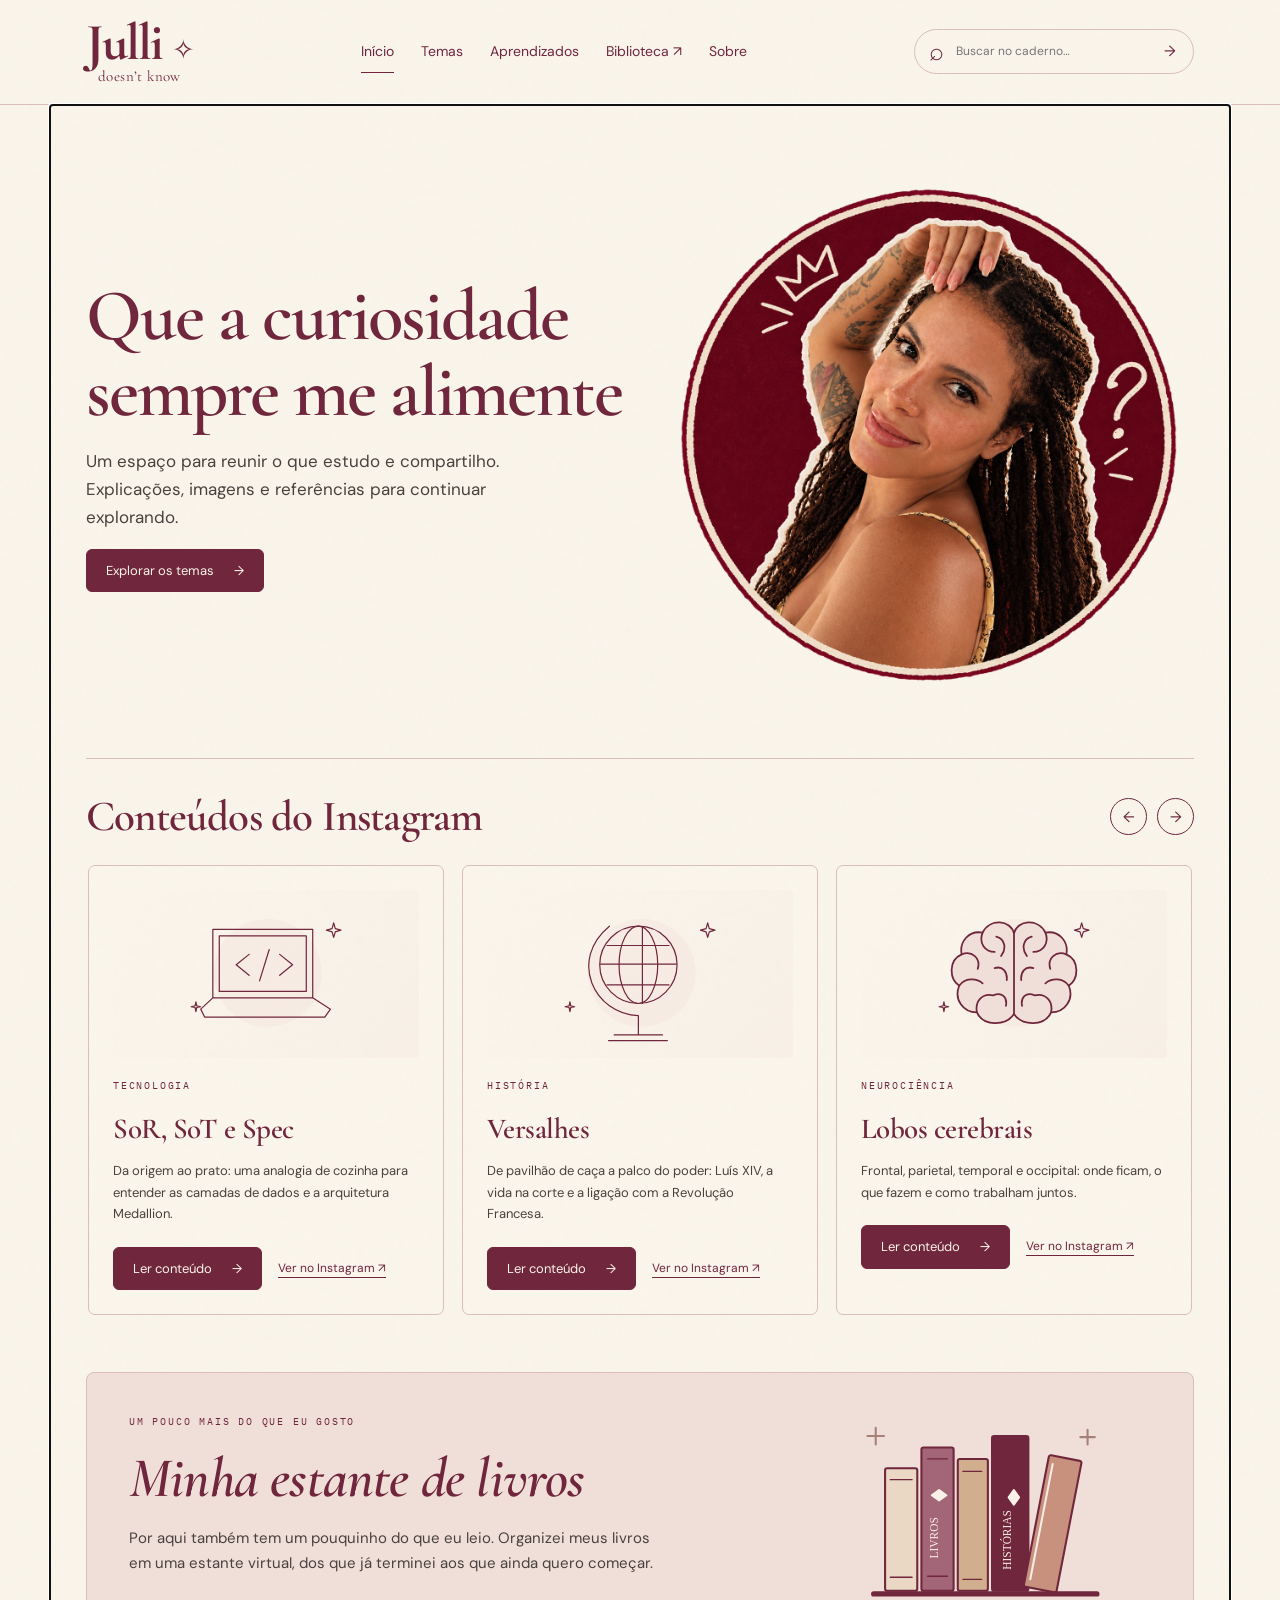
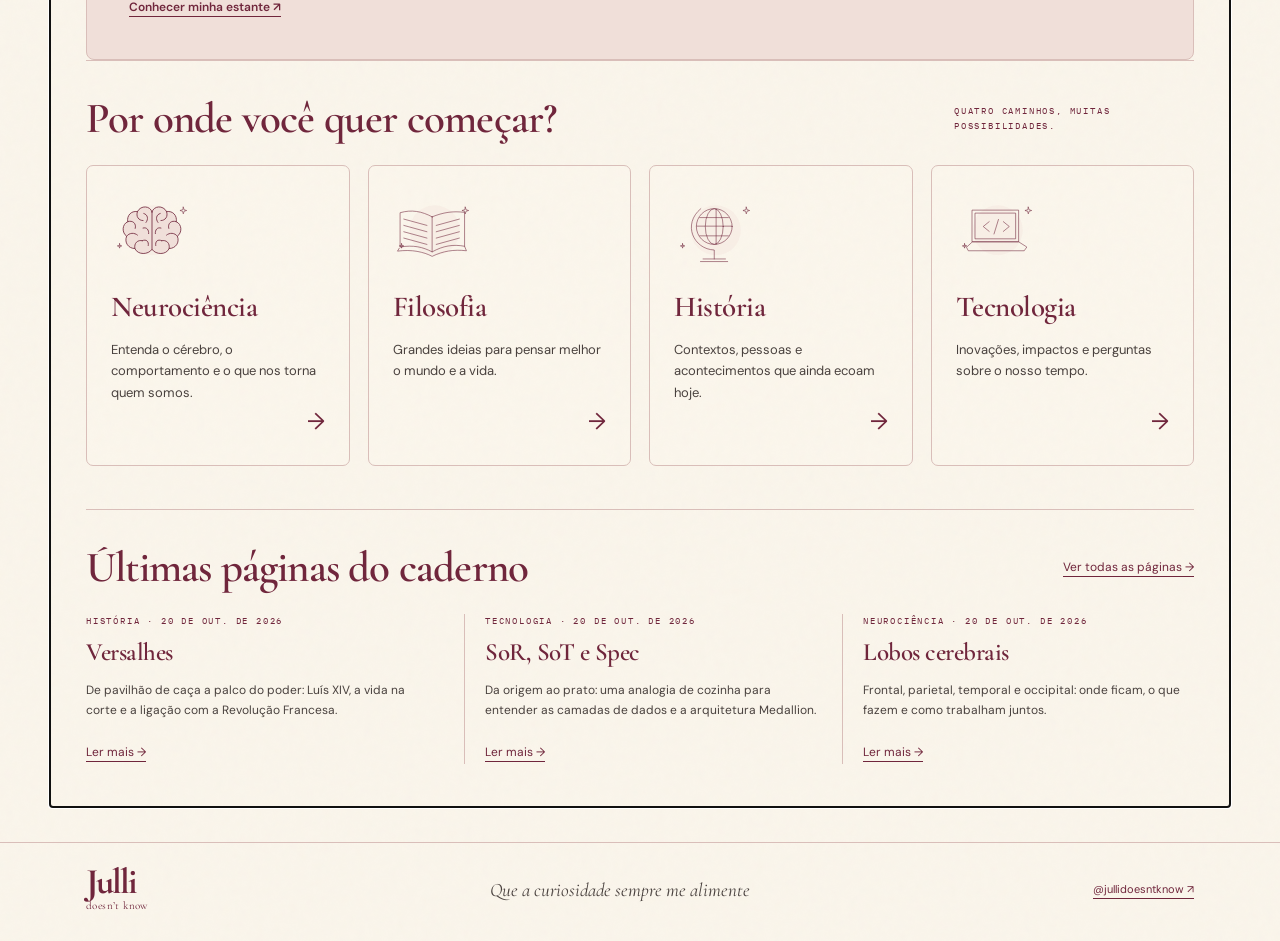
<file: index.html>
<!doctype html>
<html lang="pt-BR">
  <head>
    <meta charset="UTF-8" />
    <meta name="viewport" content="width=device-width,initial-scale=1" />
    <meta name="theme-color" content="#70263c" />
    <meta
      name="description"
      content="O caderno de estudos do Julli doesn’t know. Neurociência, filosofia, história e tecnologia, uma descoberta de cada vez."
    />
    <title>Julli doesn’t know</title>
    <link rel="icon" href="assets/favicon.svg" type="image/svg+xml" />
    <link rel="stylesheet" href="assets/styles.css" />
    <script type="module" src="assets/app.js"></script>
  </head>
  <body>
    <a class="skip" href="#main">Pular para o conteúdo</a>
    <header class="header">
      <div class="header-inner">
        <a href="#/" class="brand" aria-label="Julli doesn’t know — início"
          ><span>Julli<span class="brand-star">✧</span></span
          ><small>doesn’t know</small></a
        >
        <nav aria-label="Navegação principal">
          <a href="#/" data-nav="home">Início</a
          ><a href="#/temas" data-nav="themes">Temas</a
          ><a href="aprendizados/">Aprendizados</a
          ><a href="https://julliananunes.github.io/julli-library/" target="_blank" rel="noopener noreferrer" aria-label="Biblioteca — abre em nova aba">Biblioteca ↗</a
          ><a href="#/sobre" data-nav="about">Sobre</a>
        </nav>
        <form class="search" role="search">
          <label class="sr-only" for="search">Buscar no caderno</label
          ><span aria-hidden="true">⌕</span
          ><input
            id="search"
            type="search"
            placeholder="Buscar no caderno…"
            maxlength="120"
          /><button type="submit" aria-label="Buscar">→</button>
        </form>
      </div>
    </header>
    <main id="main" class="shell" tabindex="-1">
      <p class="loading" role="status">Abrindo o caderno…</p>
    </main>
    <footer class="footer">
      <div class="shell footer-inner">
        <a href="#/" class="brand"
          ><span>Julli</span><small>doesn’t know</small></a
        >
        <p>Que a curiosidade sempre me alimente</p>
        <a
          href="https://www.instagram.com/jullidoesntknow/"
          target="_blank"
          rel="noopener noreferrer"
          >@jullidoesntknow ↗</a
        >
      </div>
    </footer>
    <dialog id="image-dialog" aria-label="Imagem ampliada">
      <button class="close-image" aria-label="Fechar imagem">Fechar ×</button
      ><img alt="" />
      <p></p>
    </dialog>
    <noscript
      ><p>
        Ative o JavaScript para navegar pelo caderno. Os arquivos de estudo
        também estão disponíveis na pasta conteudos do repositório.
      </p></noscript
    >
  </body>
</html>
</file>
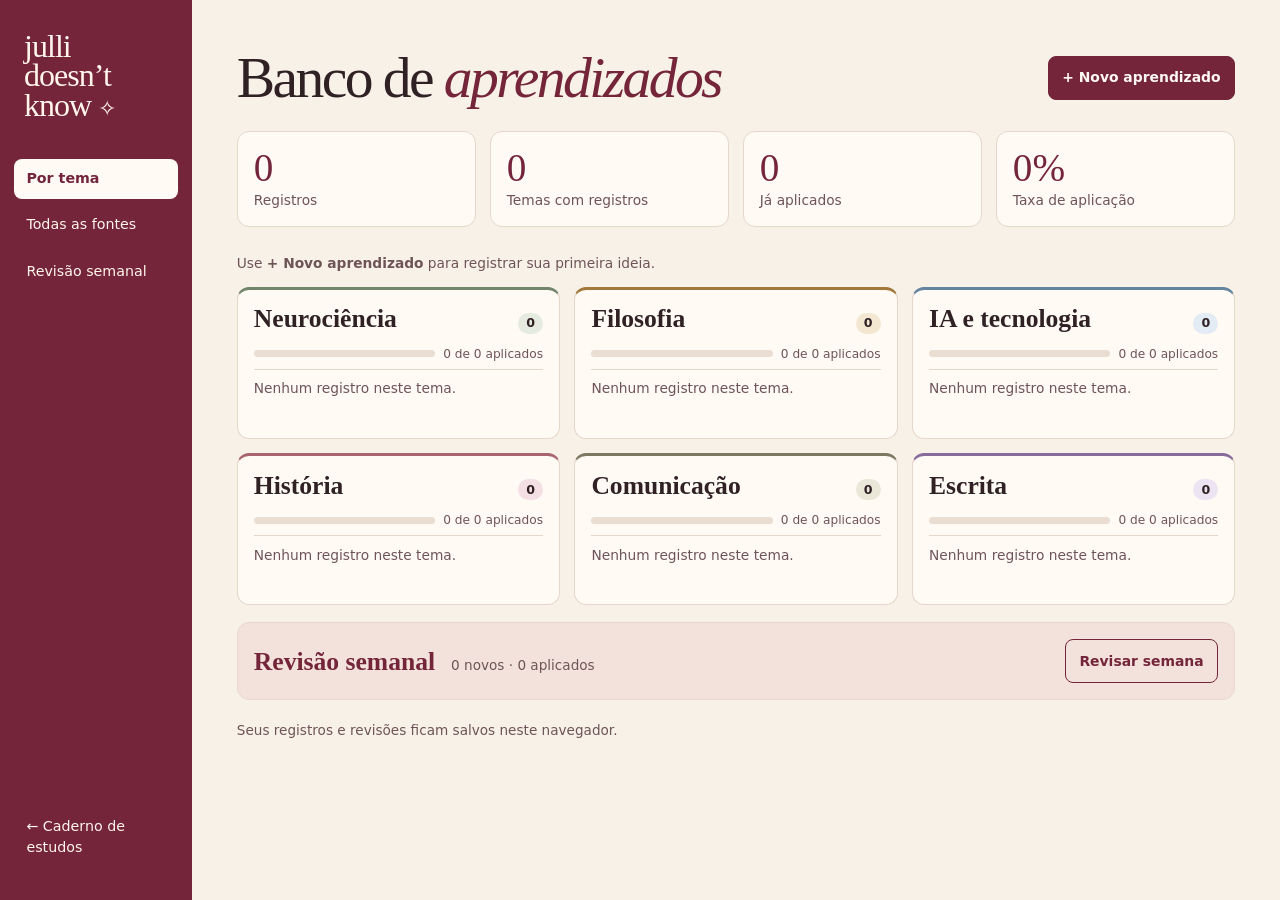
<file: aprendizados/index.html>
<!doctype html>
<html lang="pt-BR">
<head>
  <meta charset="utf-8">
  <meta name="viewport" content="width=device-width, initial-scale=1">
  <meta name="theme-color" content="#6c253a">
  <meta name="description" content="Organize o que aprende e acompanhe o que colocou em prática.">
  <title>Banco de aprendizados · Julli doesn’t know</title>
  <link rel="icon" href="../assets/favicon.svg" type="image/svg+xml">
  <link rel="stylesheet" href="dashboard.css">
  <script type="module" src="dashboard.mjs"></script>
</head>
<body>
  <a class="skip" href="#main">Pular para o conteúdo</a>
  <div class="layout">
    <aside class="sidebar">
      <a class="brand" href="../">julli<br> doesn’t<br> know <span aria-hidden="true">✧</span></a>
      <nav aria-label="Navegação do banco de aprendizados">
        <a href="#temas" aria-current="page">Por tema</a>
        <a href="#fontes">Todas as fontes</a>
        <a href="#revisao">Revisão semanal</a>
      </nav>
      <a class="back" href="../">← Caderno de estudos</a>
    </aside>
    <main id="main" tabindex="-1">
      <header class="page-heading">
        <h1 id="page-title">Banco de <em>aprendizados</em></h1>
        <button class="primary" id="add" type="button">+ Novo aprendizado</button>
      </header>

      <section aria-label="Progresso geral" class="metrics">
        <div><strong id="count">0</strong><span>Registros</span></div>
        <div><strong id="theme-count">0</strong><span>Temas com registros</span></div>
        <div><strong id="applied-count">0</strong><span>Já aplicados</span></div>
        <div><strong id="rate">0%</strong><span>Taxa de aplicação</span></div>
      </section>
      <p id="status" class="status" role="status"></p>

      <section id="themes-view" aria-label="Por tema">
        <p id="empty-message" class="hint">Use <strong>+ Novo aprendizado</strong> para registrar sua primeira ideia.</p>
        <div id="themes" class="themes"></div>
        <footer class="review-strip">
          <div><h2>Revisão semanal</h2><p id="week-summary"></p></div>
          <a class="secondary" href="#revisao">Revisar semana</a>
        </footer>
      </section>

      <section id="sources-view" aria-labelledby="sources-title" hidden>
        <h2 id="sources-title">Todas as fontes</h2>
        <label class="search" for="source-search">Buscar por fonte
          <input id="source-search" type="search" placeholder="Ex.: nome do livro, artigo ou curso">
        </label>
        <div id="sources" class="sources"></div>
      </section>

      <section id="review-view" aria-labelledby="review-title" hidden>
        <div class="review-heading">
          <div><h2 id="review-title">Revisão semanal</h2><p id="period" aria-live="polite"></p></div>
          <div class="week-nav">
            <button id="previous-week" class="secondary" type="button">Semana anterior</button>
            <button id="next-week" class="secondary" type="button">Próxima semana</button>
          </div>
        </div>
        <div class="review-grid">
          <section class="card" aria-labelledby="new-title">
            <h3 id="new-title">Registros da semana <span id="weekly-new-count" class="count"></span></h3>
            <ul id="weekly-new" class="records"></ul>
          </section>
          <section class="card" aria-labelledby="applied-title">
            <h3 id="applied-title">Aplicados na semana <span id="weekly-applied-count" class="count"></span></h3>
            <ul id="weekly-applied" class="records"></ul>
          </section>
        </div>
        <form id="review-form" class="review-form card">
          <h3>O que quero colocar em prática?</h3>
          <label for="next-idea">Aprendizado para testar na próxima semana</label>
          <select id="next-idea"></select>
          <label for="review-notes">Notas da semana</label>
          <textarea id="review-notes" rows="3" maxlength="2000" placeholder="O que funcionou? O que quero tentar de outro jeito?"></textarea>
          <button class="primary" type="submit">Salvar revisão</button>
          <p id="review-status" class="status" role="status"></p>
        </form>
      </section>

      <footer class="local-note">Seus registros e revisões ficam salvos neste navegador.</footer>
    </main>
  </div>

  <dialog id="editor" aria-labelledby="editor-title">
    <form id="record-form">
      <header class="editor-heading">
        <h2 id="editor-title">Novo aprendizado</h2>
        <button class="close" id="close-editor" type="button" aria-label="Fechar formulário">×</button>
      </header>
      <label for="theme">Tema</label>
      <input id="theme" list="theme-options" maxlength="80" placeholder="Escolher ou criar tema" required autofocus>
      <datalist id="theme-options"></datalist>
      <label for="source">Fonte</label>
      <input id="source" maxlength="500" placeholder="Nome ou link" required>
      <label for="idea">Ideia</label>
      <textarea id="idea" rows="4" maxlength="1000" required></textarea>
      <label for="application">Como aplicar</label>
      <textarea id="application" rows="4" maxlength="1000" required></textarea>
      <button class="primary" type="submit">Salvar registro</button>
      <p id="editor-status" class="status" role="alert"></p>
    </form>
  </dialog>
  <noscript>Ative o JavaScript para registrar seus aprendizados.</noscript>
</body>
</html>
</file>
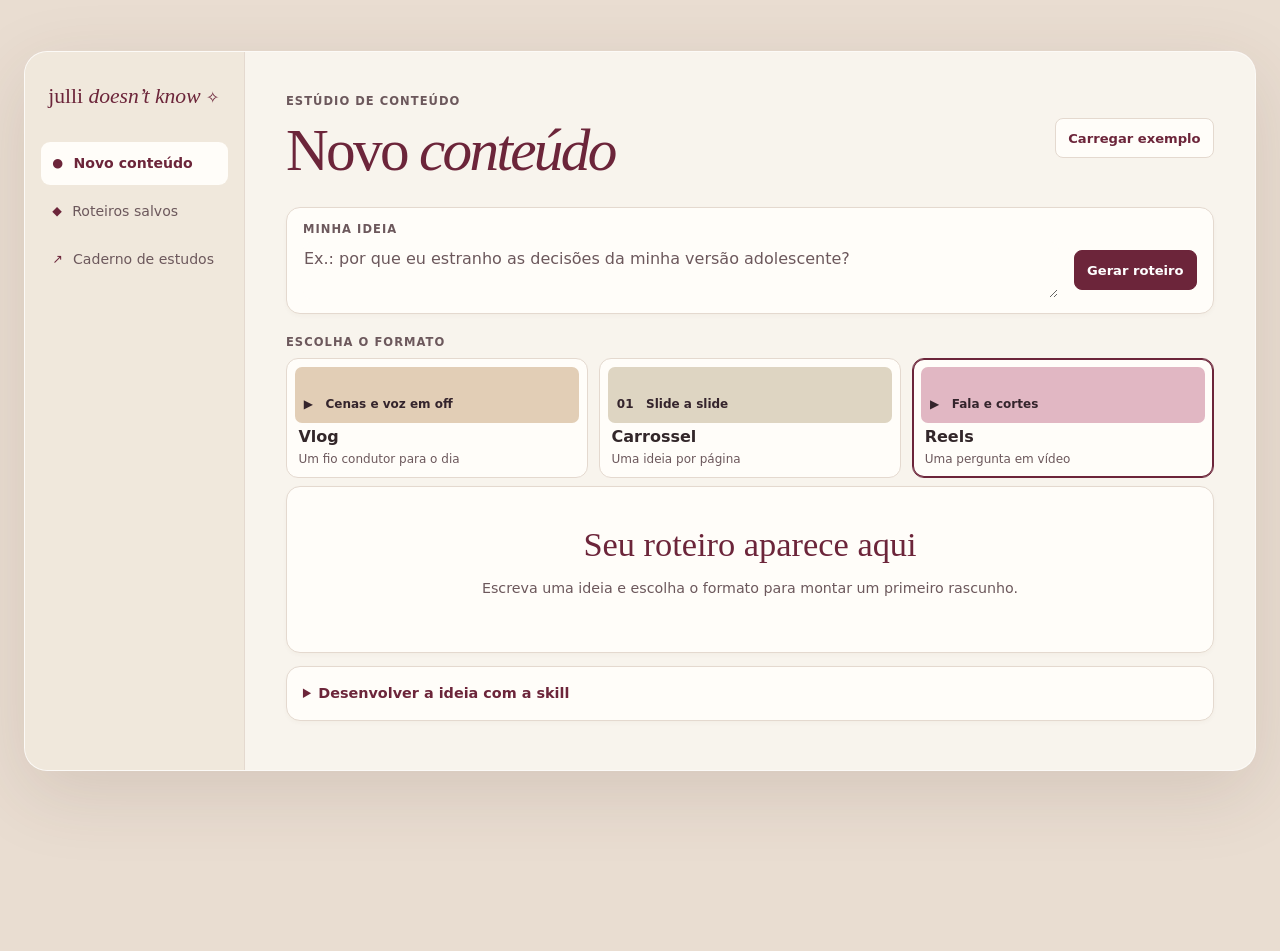
<file: estudio/index.html>
<!doctype html>
<html lang="pt-BR">
<head>
  <meta charset="utf-8">
  <meta name="viewport" content="width=device-width, initial-scale=1">
  <meta name="theme-color" content="#f7f1e8">
  <meta name="description" content="Crie roteiros, takes, legendas e planos de edição no Estúdio Julli doesn’t know.">
  <title>Estúdio de conteúdo · Julli doesn’t know</title>
  <link rel="icon" href="../assets/favicon.svg" type="image/svg+xml">
  <link rel="stylesheet" href="studio.css">
  <script type="module" src="studio.mjs"></script>
</head>
<body>
  <div class="shell">
    <aside class="side">
      <a class="brand" href="./">julli <i>doesn’t know</i> <span aria-hidden="true">✧</span></a>
      <nav aria-label="Navegação do estúdio">
        <a href="#novo" aria-current="page"><span aria-hidden="true">●</span> Novo conteúdo</a>
        <a href="#salvos"><span aria-hidden="true">◆</span> Roteiros salvos</a>
        <a href="../"><span aria-hidden="true">↗</span> Caderno de estudos</a>
      </nav>
    </aside>
    <main>
      <section id="novo">
        <header class="heading">
          <div><p class="eyebrow">Estúdio de conteúdo</p><h1>Novo <i>conteúdo</i></h1></div>
          <button type="button" class="quiet" id="example">Carregar exemplo</button>
        </header>
        <form id="compose">
          <div class="idea card">
            <label for="brief" class="eyebrow">Minha ideia</label>
            <textarea id="brief" rows="2" required maxlength="3000" placeholder="Ex.: por que eu estranho as decisões da minha versão adolescente?"></textarea>
            <button type="submit" class="primary">Gerar roteiro</button>
          </div>
          <fieldset>
            <legend class="eyebrow">Escolha o formato</legend>
            <div class="formats">
              <label class="format vlog"><input type="radio" name="format" value="vlog"><span class="swatch">▶ &nbsp; Cenas e voz em off</span><strong>Vlog</strong><small>Um fio condutor para o dia</small></label>
              <label class="format carousel"><input type="radio" name="format" value="carrossel"><span class="swatch">01 &nbsp; Slide a slide</span><strong>Carrossel</strong><small>Uma ideia por página</small></label>
              <label class="format reels"><input type="radio" name="format" value="reels" checked><span class="swatch">▶ &nbsp; Fala e cortes</span><strong>Reels</strong><small>Uma pergunta em vídeo</small></label>
            </div>
          </fieldset>
        </form>
        <div class="feedback" role="status" id="status"></div>
        <div id="empty" class="card empty">
          <h2>Seu roteiro aparece aqui</h2>
          <p>Escreva uma ideia e escolha o formato para montar um primeiro rascunho.</p>
        </div>
        <section id="result" aria-label="Plano de conteúdo" hidden>
          <header class="result-heading">
            <div><p class="eyebrow" id="result-meta"></p><h2 id="result-title"></h2></div>
            <div class="actions"><button id="copy" class="quiet">Copiar plano</button><button id="save" class="quiet">Salvar</button></div>
          </header>
          <div class="output">
            <section class="card production">
              <h3 class="eyebrow" id="script-label">Roteiro e cortes</h3>
              <div id="timeline" aria-hidden="true"></div>
              <ol id="script"></ol>
              <div class="caption"><h3 class="eyebrow">Legenda para publicar</h3><p id="caption"></p></div>
              <h3 class="eyebrow" id="takes-label">Takes pra gravar</h3>
              <ul id="takes"></ul>
            </section>
            <section class="card editing">
              <h3 class="eyebrow">Edição no seu estilo</h3>
              <div class="palette" aria-label="Paleta bordô, creme, rosé e verde"><span></span><span></span><span></span><span></span><span></span></div>
              <dl id="editing"></dl>
            </section>
          </div>
        </section>
        <details class="chat card">
          <summary>Desenvolver a ideia com a skill</summary>
          <p>Copie o pedido e abra o ChatGPT para criar uma versão sob medida. Cole a resposta aqui para ver o plano no painel.</p>
          <button id="open-chat" class="quiet" type="button">Copiar pedido e abrir o ChatGPT ↗</button>
          <label for="reply" class="eyebrow">Resposta do ChatGPT</label>
          <textarea id="reply" rows="3" maxlength="40000" placeholder="Cole aqui a resposta em JSON"></textarea>
          <button id="import" class="quiet" type="button">Importar plano</button>
          <p id="chat-status" role="status"></p>
          <textarea id="chat-prompt" aria-label="Pedido para o ChatGPT" readonly hidden></textarea>
        </details>
      </section>
      <section id="salvos" hidden>
        <header class="heading"><div><p class="eyebrow">Estúdio de conteúdo</p><h1>Roteiros <i>salvos</i></h1></div></header>
        <p>Disponíveis neste navegador.</p>
        <ul id="saved"></ul>
      </section>
    </main>
  </div>
  <noscript>Ative o JavaScript para usar o estúdio.</noscript>
</body>
</html>
</file>
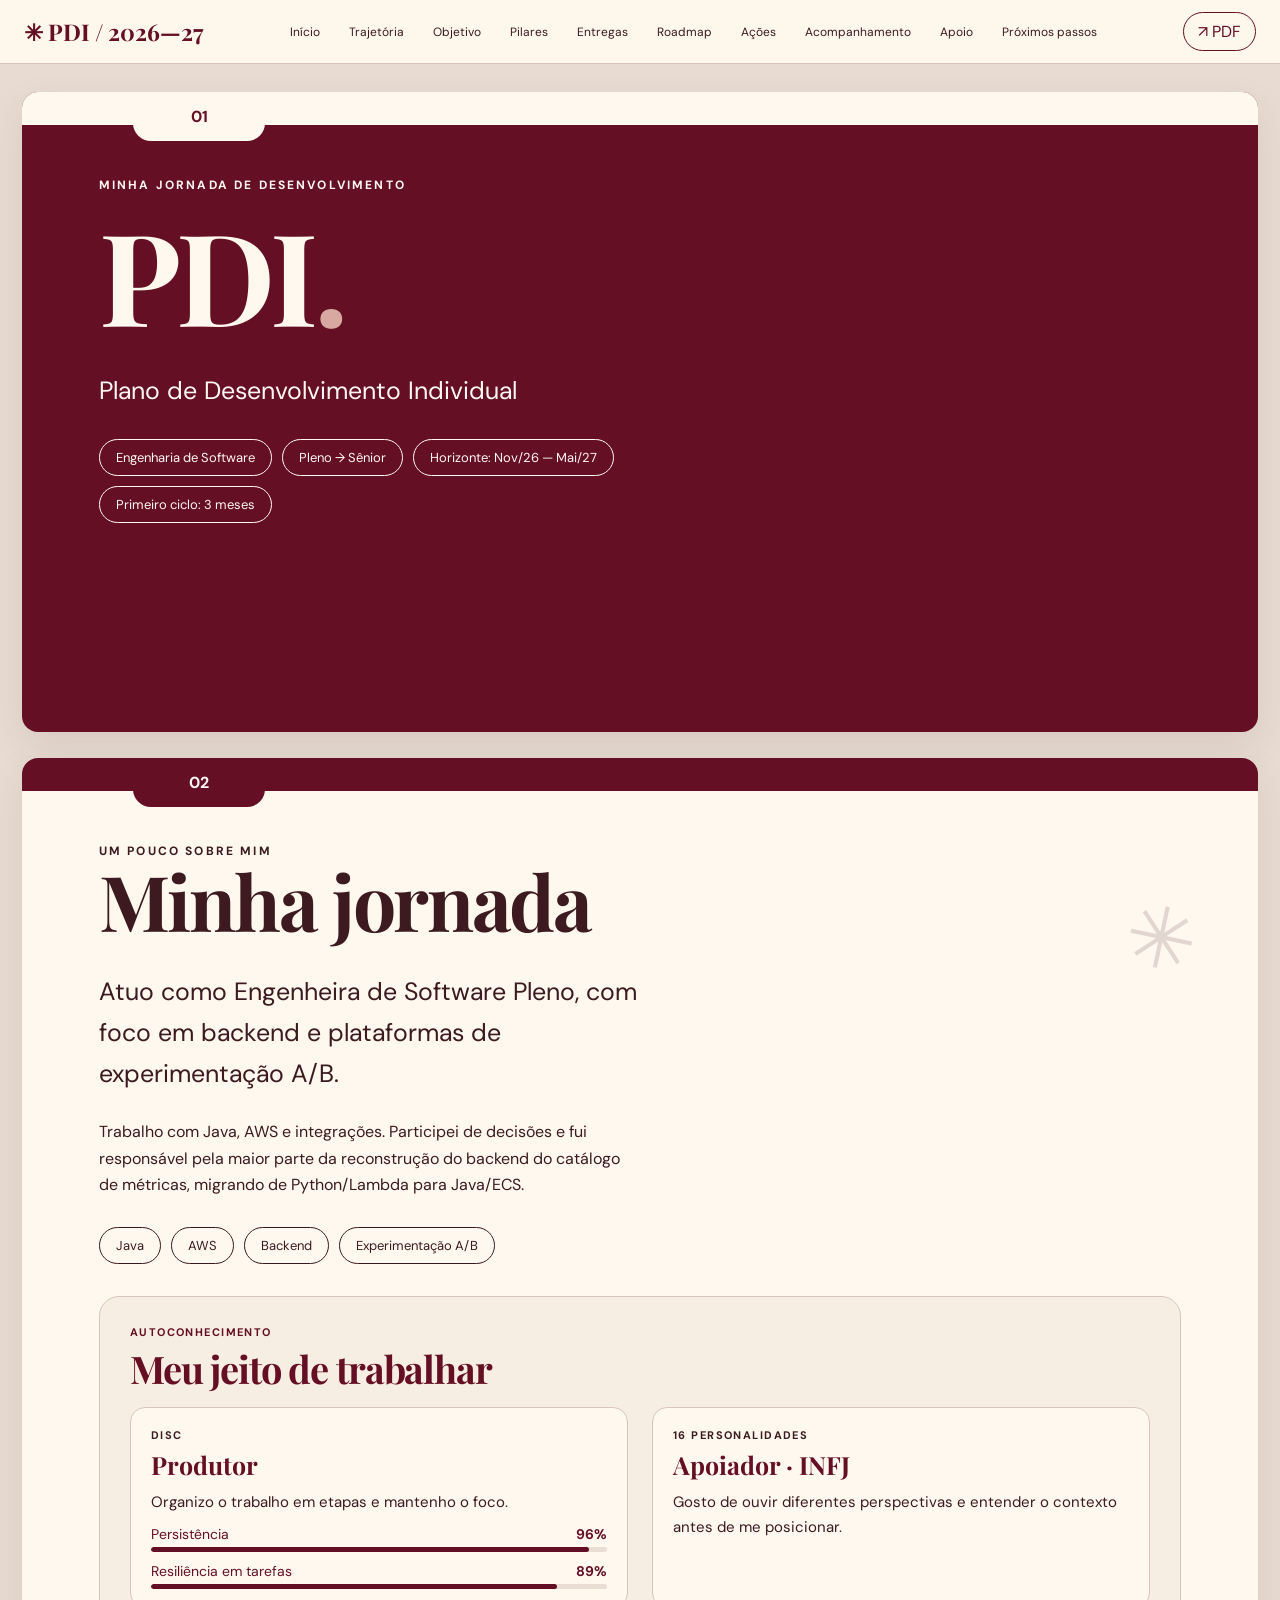
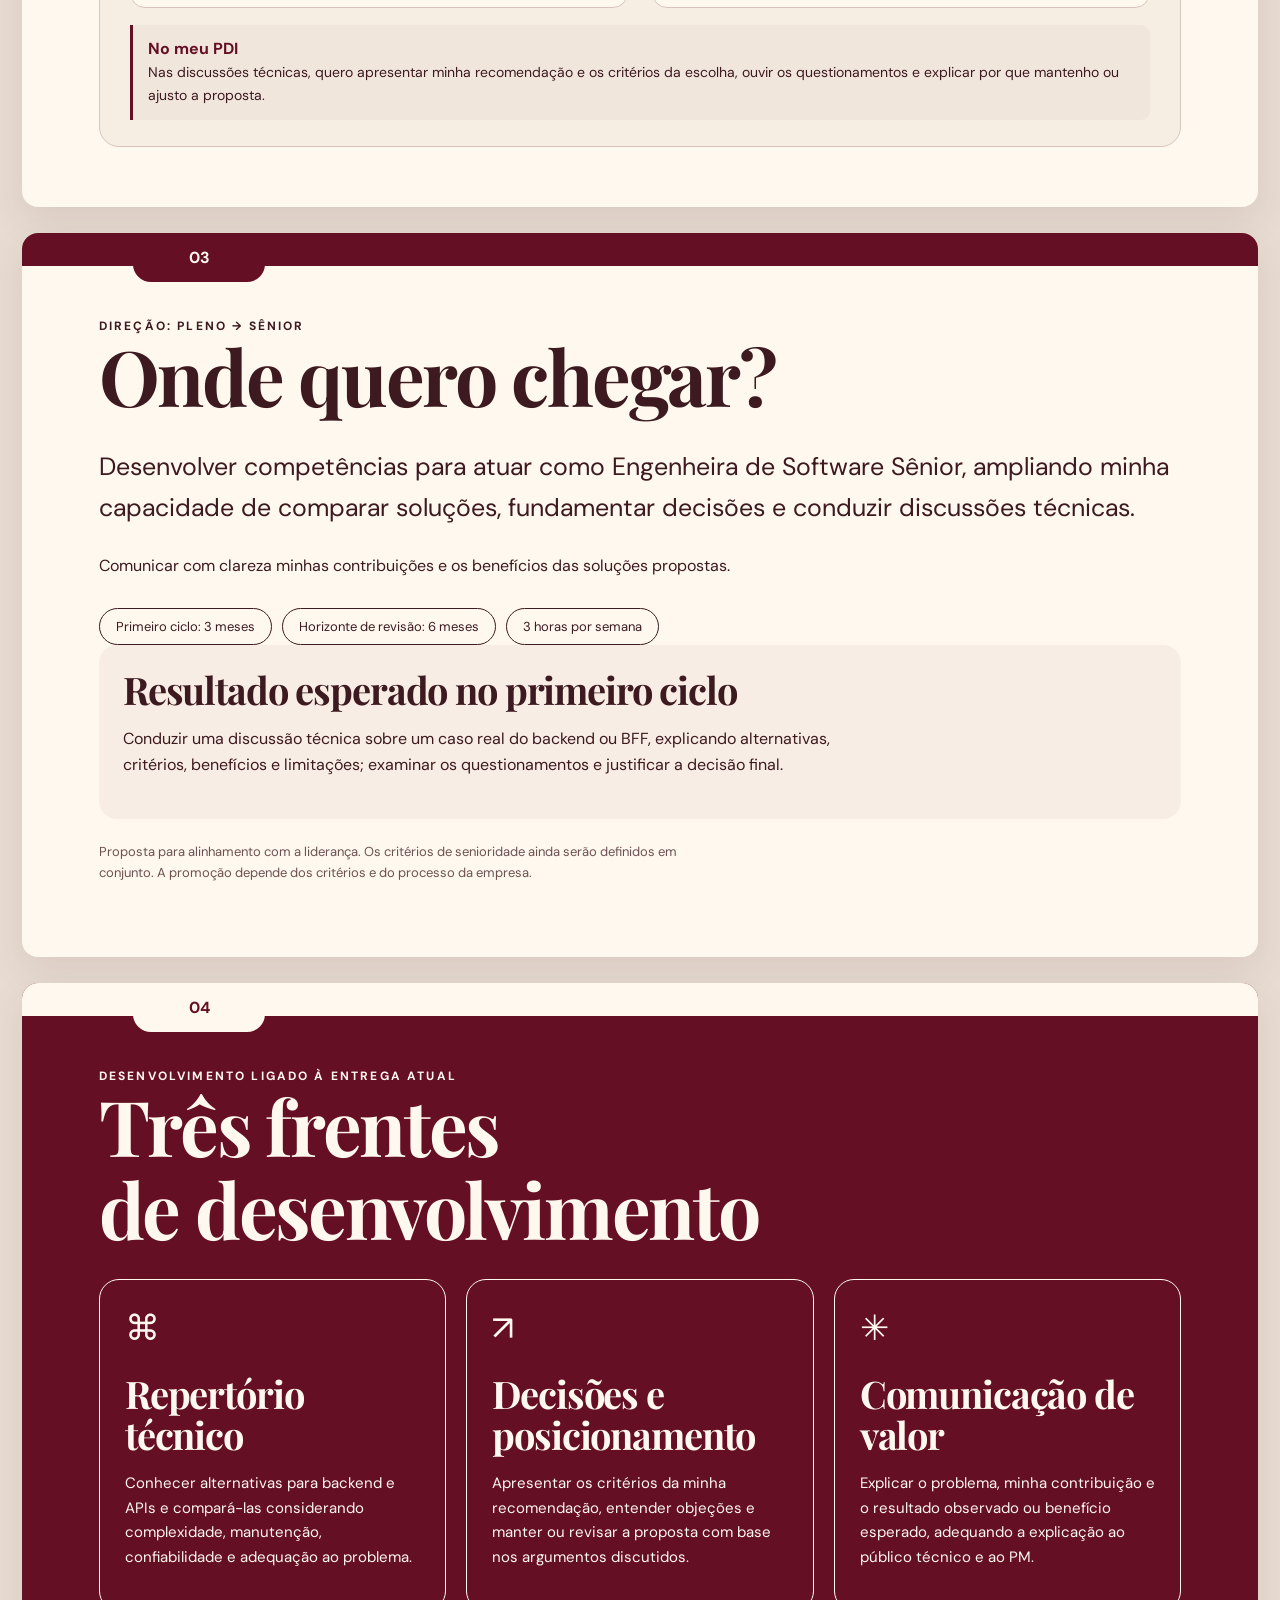
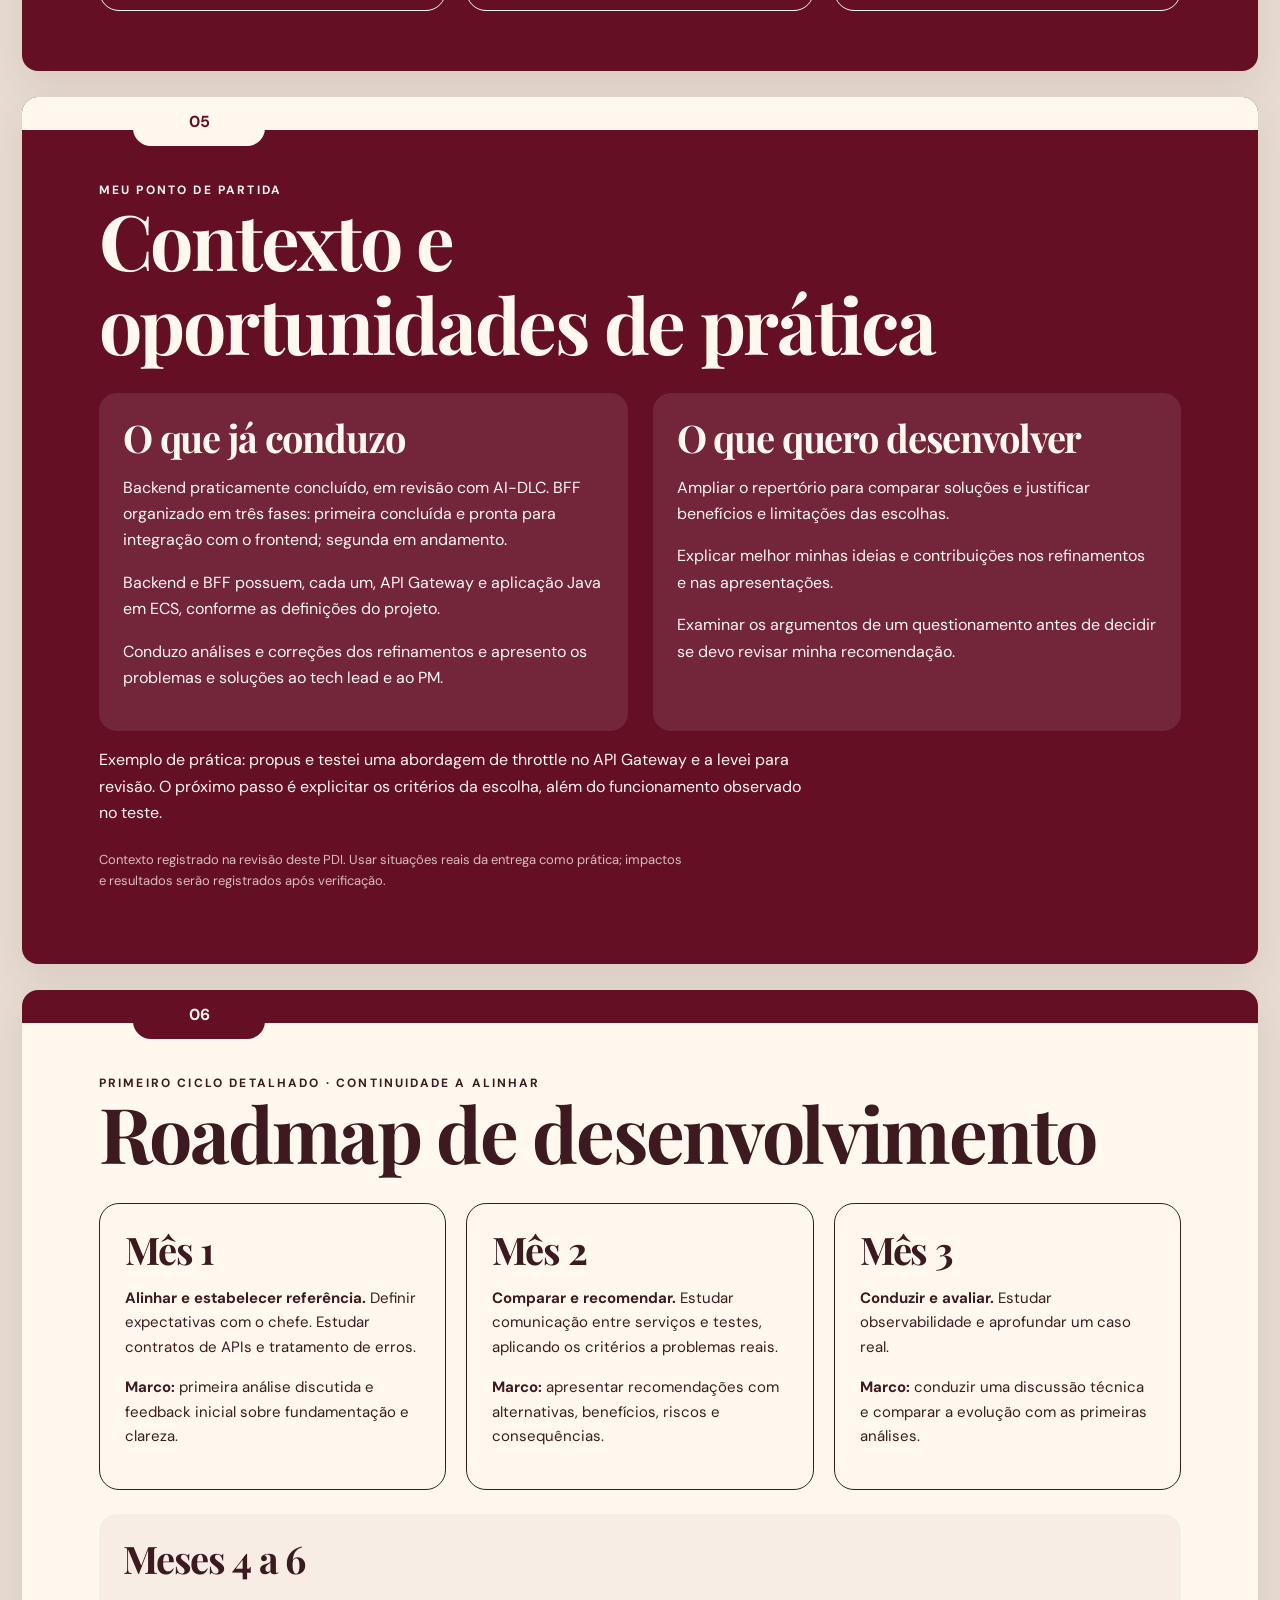
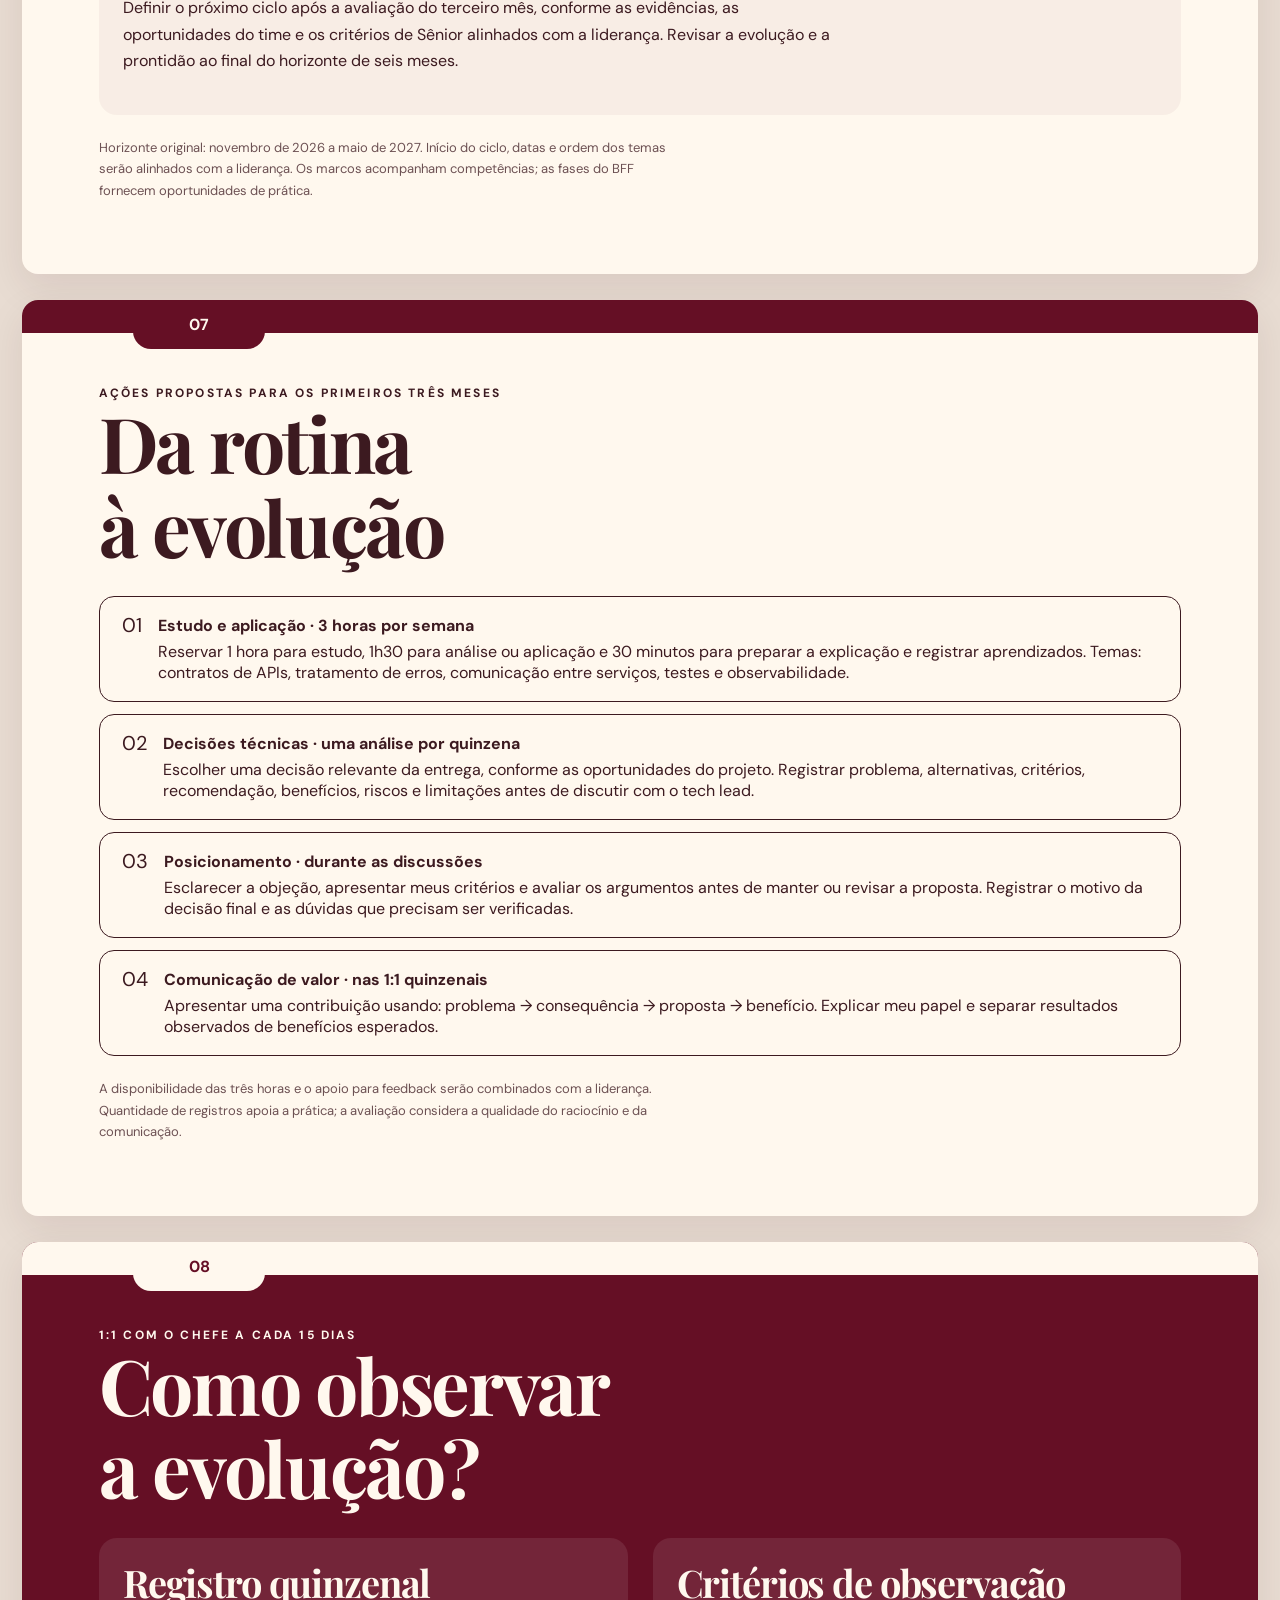
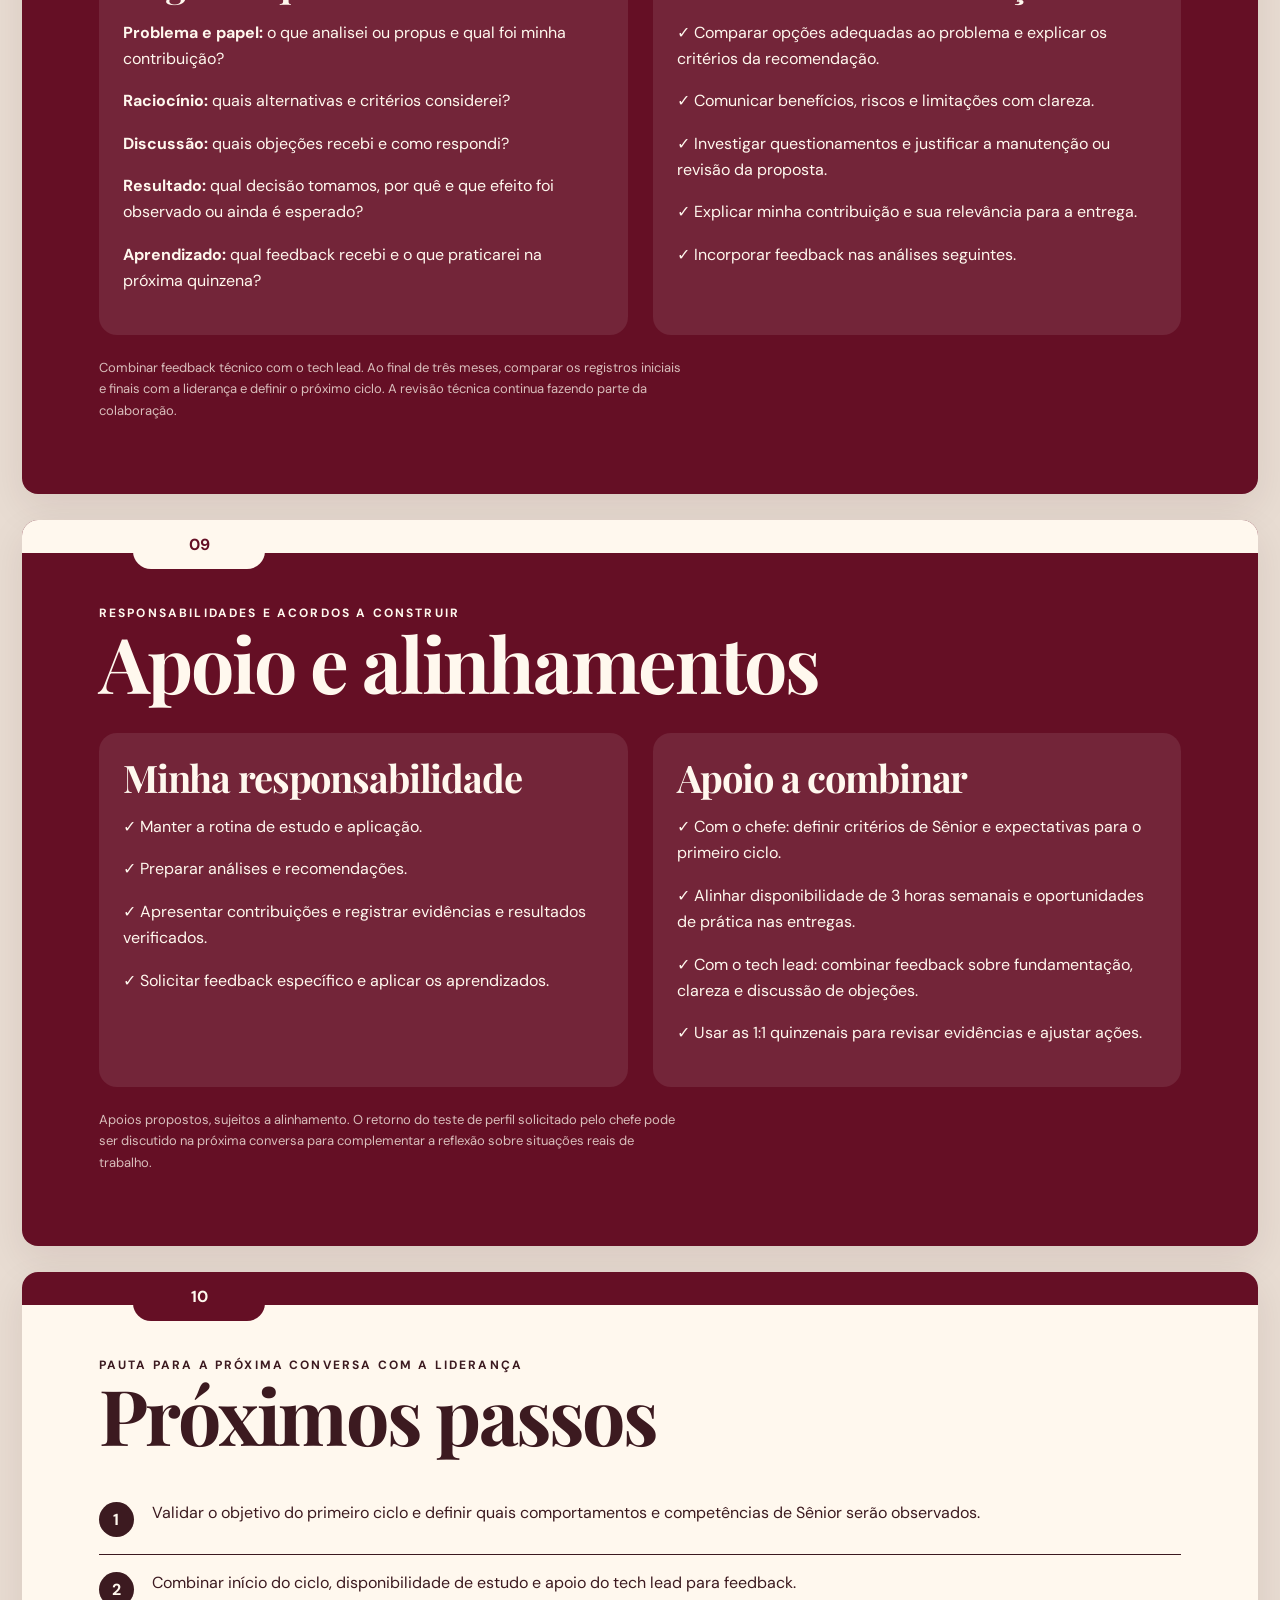
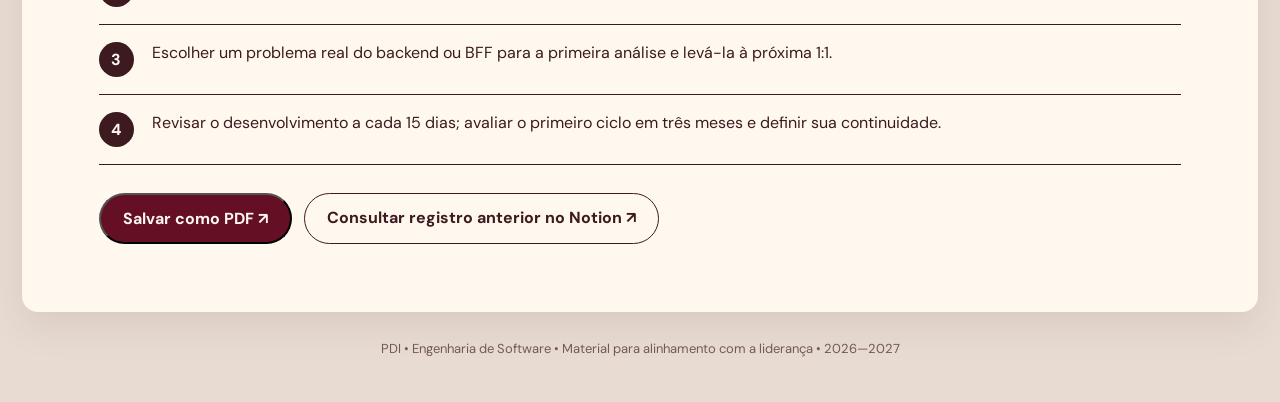
<file: pdi/index.html>
<!doctype html>
<html lang="pt-BR">
  <head>
    <meta charset="UTF-8" />
    <meta name="viewport" content="width=device-width, initial-scale=1" />
    <meta name="theme-color" content="#650f25" />
    <meta
      name="description"
      content="Plano de Desenvolvimento Individual — Engenharia de Software Pleno para Sênior."
    />
    <title>PDI | Pleno → Sênior</title>
    <link rel="icon" href="/assets/favicon.svg" type="image/svg+xml" />
    <link rel="preconnect" href="https://fonts.googleapis.com" />
    <link rel="preconnect" href="https://fonts.gstatic.com" crossorigin />
    <link
      href="https://fonts.googleapis.com/css2?family=DM+Sans:wght@400;500;600;700&family=Playfair+Display:wght@500;600;700&display=swap"
      rel="stylesheet"
    />
    <style>
      :root {
        --wine: #650f25;
        --wine-dark: #450919;
        --cream: #fff8ee;
        --paper: #f7eee3;
        --ink: #3c1a20;
        --line: #d9c4bd;
        --gold: #c39b75;
      }
      * {
        box-sizing: border-box;
      }
      html {
        scroll-behavior: smooth;
      }
      body {
        margin: 0;
        background: #e8dcd2;
        color: var(--ink);
        font-family: "DM Sans", sans-serif;
      }
      button,
      a {
        font: inherit;
      }
      a {
        color: inherit;
      }
      button {
        cursor: pointer;
      }
      .top {
        position: sticky;
        top: 0;
        z-index: 10;
        background: rgba(255, 248, 238, 0.95);
        backdrop-filter: blur(16px);
        border-bottom: 1px solid var(--line);
      }
      .top-inner {
        max-width: 1280px;
        margin: auto;
        display: flex;
        align-items: center;
        gap: 20px;
        justify-content: space-between;
        padding: 12px 24px;
      }
      .brand {
        font-family: "Playfair Display", serif;
        font-size: 23px;
        font-weight: 700;
        color: var(--wine);
      }
      nav {
        display: flex;
        gap: 7px;
        overflow: auto;
        scrollbar-width: none;
      }
      nav a {
        font-size: 12px;
        text-decoration: none;
        white-space: nowrap;
        padding: 8px 11px;
        border-radius: 30px;
      }
      nav a:hover,
      nav a:focus-visible {
        background: #ead9d2;
      }
      .print {
        border: 1px solid var(--wine);
        border-radius: 30px;
        padding: 8px 14px;
        background: transparent;
        color: var(--wine);
        white-space: nowrap;
      }
      .deck {
        max-width: 1280px;
        margin: 28px auto;
        padding: 0 22px;
        display: grid;
        gap: 26px;
      }
      .slide {
        scroll-margin-top: 85px;
        position: relative;
        min-height: 640px;
        border-radius: 16px;
        overflow: hidden;
        padding: 85px clamp(25px, 6vw, 90px) 60px;
        box-shadow: 0 14px 38px #39101a16;
      }
      .slide.cream {
        background: var(--cream);
      }
      .slide.wine {
        background: var(--wine);
        color: var(--cream);
      }
      .tabline {
        position: absolute;
        top: 0;
        left: 0;
        right: 0;
        height: 33px;
        background: var(--wine);
      }
      .wine .tabline {
        background: var(--cream);
      }
      .tab {
        position: absolute;
        top: 0;
        left: 9%;
        height: 49px;
        width: 132px;
        display: grid;
        place-items: center;
        background: var(--cream);
        color: var(--wine);
        border-radius: 0 0 18px 18px;
        font-weight: 700;
      }
      .cream .tab {
        background: var(--wine);
        color: var(--cream);
      }
      .eyebrow {
        letter-spacing: 0.18em;
        text-transform: uppercase;
        font-size: 12px;
        font-weight: 700;
      }
      h1,
      h2,
      h3 {
        font-family: "Playfair Display", serif;
        line-height: 1.09;
        letter-spacing: -0.03em;
      }
      h1 {
        font-size: clamp(65px, 10vw, 150px);
        margin: 12px 0;
      }
      h2 {
        font-size: clamp(45px, 6vw, 80px);
        margin: 0 0 28px;
      }
      h3 {
        font-size: clamp(25px, 3vw, 38px);
        margin: 0 0 12px;
      }
      p {
        line-height: 1.65;
        max-width: 65ch;
      }
      .lead {
        font-size: clamp(18px, 2.2vw, 25px);
      }
      .split {
        display: grid;
        grid-template-columns: 1.15fr 1fr;
        gap: 7%;
        align-items: center;
      }
      .visual {
        min-height: 340px;
        display: grid;
        place-items: center;
        position: relative;
      }
      .visual-card {
        background: #fff9f0;
        color: var(--wine);
        border: 2px solid currentColor;
        border-radius: 130px 130px 22px 22px;
        width: min(100%, 360px);
        height: 360px;
        display: flex;
        flex-direction: column;
        justify-content: center;
        align-items: center;
        transform: rotate(5deg);
        box-shadow: 16px 16px 0 #b8857460;
      }
      .visual-card .emoji {
        font-size: 90px;
      }
      .visual-card span {
        font-family: "Playfair Display", serif;
        font-size: 30px;
      }
      .scribble {
        position: absolute;
        font-size: 90px;
        opacity: 0.25;
        right: 1%;
        bottom: 1%;
        transform: rotate(-18deg);
      }
      .pillrow {
        display: flex;
        flex-wrap: wrap;
        gap: 10px;
        margin-top: 28px;
      }
      .pill {
        border: 1px solid currentColor;
        padding: 9px 16px;
        border-radius: 30px;
        font-size: 13px;
      }
      .big-quote {
        font-family: "Playfair Display", serif;
        font-size: clamp(29px, 4vw, 55px);
        line-height: 1.25;
      }
      .grid3 {
        display: grid;
        grid-template-columns: repeat(3, 1fr);
        gap: 20px;
      }
      .tile {
        border: 1px solid currentColor;
        border-radius: 20px;
        padding: 25px;
        min-height: 230px;
      }
      .tile .symbol {
        font-size: 35px;
        margin-bottom: 22px;
      }
      .tile p {
        font-size: 15px;
      }
      .muted {
        opacity: 0.75;
      }
      .stack {
        display: grid;
        gap: 12px;
      }
      .item {
        padding: 18px 22px;
        border: 1px solid currentColor;
        border-radius: 15px;
        display: flex;
        gap: 16px;
        align-items: flex-start;
      }
      .item b {
        display: block;
        margin-bottom: 5px;
      }
      .check {
        font-size: 20px;
        line-height: 1;
      }
      .roadmap {
        display: grid;
        grid-template-columns: repeat(6, 1fr);
        gap: 10px;
        margin-top: 55px;
      }
      .month {
        border-top: 3px solid currentColor;
        padding-top: 22px;
        position: relative;
      }
      .month:before {
        content: "";
        width: 15px;
        height: 15px;
        border-radius: 50%;
        background: currentColor;
        position: absolute;
        top: -9px;
        left: 0;
      }
      .month strong {
        font-size: 17px;
      }
      .month p {
        font-size: 13px;
        line-height: 1.45;
      }
      .two {
        display: grid;
        grid-template-columns: 1fr 1fr;
        gap: 25px;
      }
      .note {
        background: #ffffff17;
        border-radius: 18px;
        padding: 24px;
      }
      .cream .note {
        background: #650f250b;
      }
      .action {
        display: flex;
        gap: 18px;
        align-items: flex-start;
        padding: 17px 0;
        border-bottom: 1px solid currentColor;
      }
      .num {
        background: currentColor;
        border-radius: 50%;
        width: 35px;
        height: 35px;
        flex-shrink: 0;
        display: grid;
        place-items: center;
      }
      .num span {
        color: var(--cream);
        font-weight: 700;
      }
      .wine .num span {
        color: var(--wine);
      }
      .footer {
        max-width: 1280px;
        margin: 0 auto 45px;
        text-align: center;
        font-size: 13px;
        color: #77585a;
      }
      .footnote {
        font-size: 13px;
        opacity: 0.75;
        margin-top: 22px;
      }
      .actions {
        display: flex;
        gap: 12px;
        flex-wrap: wrap;
        margin-top: 28px;
      }
      .cta {
        display: inline-block;
        border-radius: 40px;
        background: var(--cream);
        color: var(--wine);
        padding: 13px 22px;
        text-decoration: none;
        font-weight: 700;
      }
      .cream .cta {
        background: var(--wine);
        color: var(--cream);
      }
      .cta.outline {
        background: transparent;
        border: 1px solid currentColor;
        color: inherit;
      }
      .flower {
        position: absolute;
        right: 5%;
        top: 12%;
        font-size: 85px;
        opacity: 0.14;
        transform: rotate(12deg);
      }
      .progress {
        display: flex;
        gap: 7px;
        margin-top: 20px;
      }
      .progress i {
        height: 7px;
        border-radius: 9px;
        background: currentColor;
        opacity: 0.18;
        flex: 1;
      }
      .progress i:first-child {
        opacity: 1;
      }
      @media (max-width: 760px) {
        .top-inner {
          padding: 10px;
        }
        .brand {
          font-size: 19px;
        }
        .print {
          display: none;
        }
        .deck {
          margin: 12px auto;
          padding: 0 10px;
          gap: 13px;
        }
        .slide {
          padding: 80px 24px 42px;
          min-height: 0;
          border-radius: 9px;
        }
        .split,
        .two,
        .grid3 {
          grid-template-columns: 1fr;
        }
        .visual {
          min-height: 250px;
        }
        .visual-card {
          width: 210px;
          height: 240px;
        }
        .visual-card .emoji {
          font-size: 62px;
        }
        .visual-card span {
          font-size: 22px;
        }
        .roadmap {
          grid-template-columns: repeat(2, 1fr);
          row-gap: 25px;
        }
        .tile {
          min-height: 0;
        }
        .flower {
          font-size: 45px;
        }
        h1 {
          font-size: 70px;
        }
      }
      @media print {
        body {
          background: white;
        }
        .top,
        .footer,
        .actions {
          display: none;
        }
        .deck {
          display: block;
          padding: 0;
          margin: 0;
        }
        .slide {
          border-radius: 0;
          box-shadow: none;
          page-break-after: always;
          break-after: page;
          min-height: 95vh;
          margin: 0;
          -webkit-print-color-adjust: exact;
          print-color-adjust: exact;
        }
      }

      .profile-card {
        margin-top: 32px;
        padding: 26px 30px;
        border: 1px solid var(--line);
        border-radius: 20px;
        background: var(--paper);
        color: var(--wine);
      }
      .profile-card .eyebrow {
        font-size: 11px;
        letter-spacing: 0.13em;
        margin: 0 0 7px;
      }
      .profile-card h3 {
        margin-bottom: 18px;
        font-size: clamp(27px, 3.4vw, 38px);
      }
      .profile-results {
        display: grid;
        grid-template-columns: 1fr 1fr;
        gap: 24px;
      }
      .profile-result {
        min-width: 0;
        border: 1px solid var(--line);
        border-radius: 15px;
        padding: 18px 20px;
        background: var(--cream);
      }
      .profile-result h4 {
        font:
          700 25px/1.15 "Playfair Display",
          serif;
        margin: 0 0 10px;
      }
      .profile-result p {
        margin: 0;
        color: var(--ink);
        font-size: 15px;
      }
      .profile-stat {
        display: flex;
        justify-content: space-between;
        gap: 10px;
        margin: 10px 0 4px;
        font-size: 14px;
      }
      .profile-track {
        height: 5px;
        border-radius: 8px;
        background: #eaddd3;
        overflow: hidden;
      }
      .profile-track span {
        display: block;
        height: 100%;
        background: var(--wine);
        border-radius: inherit;
      }
      .profile-application {
        margin-top: 17px;
        padding: 13px 15px;
        border-left: 3px solid var(--wine);
        background: #650f2509;
        border-radius: 0 9px 9px 0;
      }
      .profile-application p {
        margin: 2px 0 0;
        max-width: none;
        color: var(--ink);
        font-size: 14px;
      }
      @media screen and (max-width: 760px) {
        .profile-card {
          padding: 19px 16px;
        }
        .profile-results {
          grid-template-columns: 1fr;
          gap: 12px;
        }
      }

      @media print {
        #trajetoria {
          padding: 62px 34px 30px;
        }
        #trajetoria h2 {
          margin-bottom: 14px;
        }
        #trajetoria .visual {
          min-height: 230px;
        }
        #trajetoria .visual-card {
          width: min(100%, 210px);
          height: 230px;
        }
        #trajetoria .visual-card .emoji {
          font-size: 58px;
        }
        #trajetoria .visual-card span {
          font-size: 22px;
        }
        .profile-card {
          margin-top: 24px;
          padding: 18px;
          break-inside: avoid;
        }
        .profile-results {
          gap: 14px;
        }
        .profile-result {
          padding: 14px;
        }
      }
    </style>
  </head>
  <body>
    <header class="top">
      <div class="top-inner">
        <span class="brand">✳ PDI / 2026—27</span>
        <nav aria-label="Navegação">
          <a href="#inicio">Início</a><a href="#trajetoria">Trajetória</a
          ><a href="#objetivo">Objetivo</a><a href="#pilares">Pilares</a
          ><a href="#entregas">Entregas</a><a href="#roadmap">Roadmap</a
          ><a href="#acoes">Ações</a><a href="#acompanhamento">Acompanhamento</a
          ><a href="#apoio">Apoio</a><a href="#proximos">Próximos passos</a>
        </nav>
        <button
          class="print"
          onclick="window.print()"
          aria-label="Imprimir ou salvar em PDF"
        >
          ↗ PDF
        </button>
      </div>
    </header>
    <main class="deck">
      <section class="slide wine" id="inicio">
        <div class="tabline"></div>
        <div class="tab">01</div>
        <div class="split">
          <div>
            <div class="eyebrow">Minha jornada de desenvolvimento</div>
            <h1>PDI<span style="color: #d8a9a1">.</span></h1>
            <p class="lead">Plano de Desenvolvimento Individual</p>
            <div class="pillrow">
              <span class="pill">Engenharia de Software</span
              ><span class="pill">Pleno → Sênior</span
              ><span class="pill">Horizonte: Nov/26 — Mai/27</span
              ><span class="pill">Primeiro ciclo: 3 meses</span>
            </div>
          </div>
          <!-- <div class="visual">
            <div class="visual-card">
              <div class="emoji">⌨️</div>
              <span>Construir.</span><span>Aprender.</span><span>Evoluir.</span>
            </div>
            <span class="scribble">✳</span>
          </div> -->
        </div>
      </section>
      <section class="slide cream" id="trajetoria">
        <div class="tabline"></div>
        <div class="tab">02</div>
        <div class="flower">✳</div>
        <div class="split">
          <div>
            <div class="eyebrow">Um pouco sobre mim</div>
            <h2>Minha jornada</h2>
            <p class="lead">
              Atuo como Engenheira de Software Pleno, com foco em backend e
              plataformas de experimentação A/B.
            </p>
            <p>
              Trabalho com Java, AWS e integrações. Participei de decisões e fui
              responsável pela maior parte da reconstrução do backend do
              catálogo de métricas, migrando de Python/Lambda para Java/ECS.
            </p>
            <div class="pillrow">
              <span class="pill">Java</span><span class="pill">AWS</span
              ><span class="pill">Backend</span
              ><span class="pill">Experimentação A/B</span>
            </div>
          </div>
          <!-- <div class="visual">
            <div class="visual-card">
              <div class="emoji">☕</div>
              <span>Curiosidade</span><span>& código</span>
            </div>
          </div> -->
        </div>
        <article class="profile-card" aria-labelledby="perfil-title">
          <p class="eyebrow">Autoconhecimento</p>
          <h3 id="perfil-title">Meu jeito de trabalhar</h3>
          <div class="profile-results">
            <section class="profile-result" aria-labelledby="disc-title">
              <p class="eyebrow">DISC</p>
              <h4 id="disc-title">Produtor</h4>
              <p>Organizo o trabalho em etapas e mantenho o foco.</p>
              <div class="profile-stat">
                <span>Persistência</span><strong>96%</strong>
              </div>
              <div class="profile-track" aria-hidden="true">
                <span style="width: 96%"></span>
              </div>
              <div class="profile-stat">
                <span>Resiliência em tarefas</span><strong>89%</strong>
              </div>
              <div class="profile-track" aria-hidden="true">
                <span style="width: 89%"></span>
              </div>
            </section>
            <section class="profile-result" aria-labelledby="infj-title">
              <p class="eyebrow">16 Personalidades</p>
              <h4 id="infj-title">Apoiador · INFJ</h4>
              <p>
                Gosto de ouvir diferentes perspectivas e entender o contexto
                antes de me posicionar.
              </p>
            </section>
          </div>
          <div class="profile-application">
            <strong>No meu PDI</strong>
            <p>
              Nas discussões técnicas, quero apresentar minha recomendação e os
              critérios da escolha, ouvir os questionamentos e explicar por que
              mantenho ou ajusto a proposta.
            </p>
          </div>
        </article>
      </section>
      <section class="slide cream" id="objetivo">
        <div class="tabline"></div>
        <div class="tab">03</div>
        <div class="eyebrow">Direção: Pleno → Sênior</div>
        <h2>Onde quero chegar?</h2>
        <p class="lead">
          Desenvolver competências para atuar como Engenheira de Software
          Sênior, ampliando minha capacidade de comparar soluções, fundamentar
          decisões e conduzir discussões técnicas.
        </p>
        <p>
          Comunicar com clareza minhas contribuições e os benefícios das
          soluções propostas.
        </p>
        <div class="pillrow">
          <span class="pill">Primeiro ciclo: 3 meses</span
          ><span class="pill">Horizonte de revisão: 6 meses</span
          ><span class="pill">3 horas por semana</span>
        </div>
        <div class="note">
          <h3>Resultado esperado no primeiro ciclo</h3>
          <p>
            Conduzir uma discussão técnica sobre um caso real do backend ou BFF,
            explicando alternativas, critérios, benefícios e limitações;
            examinar os questionamentos e justificar a decisão final.
          </p>
        </div>
        <p class="footnote">
          Proposta para alinhamento com a liderança. Os critérios de senioridade
          ainda serão definidos em conjunto. A promoção depende dos critérios e
          do processo da empresa.
        </p>
      </section>
      <section class="slide wine" id="pilares">
        <div class="tabline"></div>
        <div class="tab">04</div>
        <div class="eyebrow">Desenvolvimento ligado à entrega atual</div>
        <h2>Três frentes<br />de desenvolvimento</h2>
        <div class="grid3">
          <article class="tile">
            <div class="symbol">⌘</div>
            <h3>Repertório técnico</h3>
            <p>
              Conhecer alternativas para backend e APIs e compará-las
              considerando complexidade, manutenção, confiabilidade e adequação
              ao problema.
            </p>
          </article>
          <article class="tile">
            <div class="symbol">↗</div>
            <h3>Decisões e posicionamento</h3>
            <p>
              Apresentar os critérios da minha recomendação, entender objeções e
              manter ou revisar a proposta com base nos argumentos discutidos.
            </p>
          </article>
          <article class="tile">
            <div class="symbol">✳</div>
            <h3>Comunicação de valor</h3>
            <p>
              Explicar o problema, minha contribuição e o resultado observado ou
              benefício esperado, adequando a explicação ao público técnico e ao
              PM.
            </p>
          </article>
        </div>
      </section>
      <section class="slide wine" id="entregas">
        <div class="tabline"></div>
        <div class="tab">05</div>
        <div class="eyebrow">Meu ponto de partida</div>
        <h2>Contexto e<br />oportunidades de prática</h2>
        <div class="two">
          <div class="note">
            <h3>O que já conduzo</h3>
            <p>
              Backend praticamente concluído, em revisão com AI-DLC. BFF
              organizado em três fases: primeira concluída e pronta para
              integração com o frontend; segunda em andamento.
            </p>
            <p>
              Backend e BFF possuem, cada um, API Gateway e aplicação Java em
              ECS, conforme as definições do projeto.
            </p>
            <p>
              Conduzo análises e correções dos refinamentos e apresento os
              problemas e soluções ao tech lead e ao PM.
            </p>
          </div>
          <div class="note">
            <h3>O que quero desenvolver</h3>
            <p>
              Ampliar o repertório para comparar soluções e justificar
              benefícios e limitações das escolhas.
            </p>
            <p>
              Explicar melhor minhas ideias e contribuições nos refinamentos e
              nas apresentações.
            </p>
            <p>
              Examinar os argumentos de um questionamento antes de decidir se
              devo revisar minha recomendação.
            </p>
          </div>
        </div>
        <p>
          Exemplo de prática: propus e testei uma abordagem de throttle no API
          Gateway e a levei para revisão. O próximo passo é explicitar os
          critérios da escolha, além do funcionamento observado no teste.
        </p>
        <p class="footnote">
          Contexto registrado na revisão deste PDI. Usar situações reais da
          entrega como prática; impactos e resultados serão registrados após
          verificação.
        </p>
      </section>
      <section class="slide cream" id="roadmap">
        <div class="tabline"></div>
        <div class="tab">06</div>
        <div class="eyebrow">
          Primeiro ciclo detalhado · continuidade a alinhar
        </div>
        <h2>Roadmap de desenvolvimento</h2>
        <div class="grid3">
          <article class="tile">
            <h3>Mês 1</h3>
            <p>
              <b>Alinhar e estabelecer referência.</b> Definir expectativas com
              o chefe. Estudar contratos de APIs e tratamento de erros.
            </p>
            <p>
              <b>Marco:</b> primeira análise discutida e feedback inicial sobre
              fundamentação e clareza.
            </p>
          </article>
          <article class="tile">
            <h3>Mês 2</h3>
            <p>
              <b>Comparar e recomendar.</b> Estudar comunicação entre serviços e
              testes, aplicando os critérios a problemas reais.
            </p>
            <p>
              <b>Marco:</b> apresentar recomendações com alternativas,
              benefícios, riscos e consequências.
            </p>
          </article>
          <article class="tile">
            <h3>Mês 3</h3>
            <p>
              <b>Conduzir e avaliar.</b> Estudar observabilidade e aprofundar um
              caso real.
            </p>
            <p>
              <b>Marco:</b> conduzir uma discussão técnica e comparar a evolução
              com as primeiras análises.
            </p>
          </article>
        </div>
        <div class="note" style="margin-top: 24px">
          <h3>Meses 4 a 6</h3>
          <p>
            Definir o próximo ciclo após a avaliação do terceiro mês, conforme
            as evidências, as oportunidades do time e os critérios de Sênior
            alinhados com a liderança. Revisar a evolução e a prontidão ao final
            do horizonte de seis meses.
          </p>
        </div>
        <p class="footnote">
          Horizonte original: novembro de 2026 a maio de 2027. Início do ciclo,
          datas e ordem dos temas serão alinhados com a liderança. Os marcos
          acompanham competências; as fases do BFF fornecem oportunidades de
          prática.
        </p>
      </section>
      <section class="slide cream" id="acoes">
        <div class="tabline"></div>
        <div class="tab">07</div>
        <div class="eyebrow">Ações propostas para os primeiros três meses</div>
        <h2>Da rotina<br />à evolução</h2>
        <div class="stack">
          <div class="item">
            <span class="check">01</span>
            <div>
              <b>Estudo e aplicação · 3 horas por semana</b>Reservar 1 hora para
              estudo, 1h30 para análise ou aplicação e 30 minutos para preparar
              a explicação e registrar aprendizados. Temas: contratos de APIs,
              tratamento de erros, comunicação entre serviços, testes e
              observabilidade.
            </div>
          </div>
          <div class="item">
            <span class="check">02</span>
            <div>
              <b>Decisões técnicas · uma análise por quinzena</b>Escolher uma
              decisão relevante da entrega, conforme as oportunidades do
              projeto. Registrar problema, alternativas, critérios,
              recomendação, benefícios, riscos e limitações antes de discutir
              com o tech lead.
            </div>
          </div>
          <div class="item">
            <span class="check">03</span>
            <div>
              <b>Posicionamento · durante as discussões</b>Esclarecer a objeção,
              apresentar meus critérios e avaliar os argumentos antes de manter
              ou revisar a proposta. Registrar o motivo da decisão final e as
              dúvidas que precisam ser verificadas.
            </div>
          </div>
          <div class="item">
            <span class="check">04</span>
            <div>
              <b>Comunicação de valor · nas 1:1 quinzenais</b>Apresentar uma
              contribuição usando: problema → consequência → proposta →
              benefício. Explicar meu papel e separar resultados observados de
              benefícios esperados.
            </div>
          </div>
        </div>
        <p class="footnote">
          A disponibilidade das três horas e o apoio para feedback serão
          combinados com a liderança. Quantidade de registros apoia a prática; a
          avaliação considera a qualidade do raciocínio e da comunicação.
        </p>
      </section>
      <section class="slide wine" id="acompanhamento">
        <div class="tabline"></div>
        <div class="tab">08</div>
        <div class="eyebrow">1:1 com o chefe a cada 15 dias</div>
        <h2>Como observar<br />a evolução?</h2>
        <div class="two">
          <div class="note">
            <h3>Registro quinzenal</h3>
            <p>
              <b>Problema e papel:</b> o que analisei ou propus e qual foi minha
              contribuição?
            </p>
            <p><b>Raciocínio:</b> quais alternativas e critérios considerei?</p>
            <p><b>Discussão:</b> quais objeções recebi e como respondi?</p>
            <p>
              <b>Resultado:</b> qual decisão tomamos, por quê e que efeito foi
              observado ou ainda é esperado?
            </p>
            <p>
              <b>Aprendizado:</b> qual feedback recebi e o que praticarei na
              próxima quinzena?
            </p>
          </div>
          <div class="note">
            <h3>Critérios de observação</h3>
            <p>
              ✓ Comparar opções adequadas ao problema e explicar os critérios da
              recomendação.
            </p>
            <p>✓ Comunicar benefícios, riscos e limitações com clareza.</p>
            <p>
              ✓ Investigar questionamentos e justificar a manutenção ou revisão
              da proposta.
            </p>
            <p>
              ✓ Explicar minha contribuição e sua relevância para a entrega.
            </p>
            <p>✓ Incorporar feedback nas análises seguintes.</p>
          </div>
        </div>
        <p class="footnote">
          Combinar feedback técnico com o tech lead. Ao final de três meses,
          comparar os registros iniciais e finais com a liderança e definir o
          próximo ciclo. A revisão técnica continua fazendo parte da
          colaboração.
        </p>
      </section>
      <section class="slide wine" id="apoio">
        <div class="tabline"></div>
        <div class="tab">09</div>
        <div class="eyebrow">Responsabilidades e acordos a construir</div>
        <h2>Apoio e alinhamentos</h2>
        <div class="two">
          <div class="note">
            <h3>Minha responsabilidade</h3>
            <p>✓ Manter a rotina de estudo e aplicação.</p>
            <p>✓ Preparar análises e recomendações.</p>
            <p>
              ✓ Apresentar contribuições e registrar evidências e resultados
              verificados.
            </p>
            <p>✓ Solicitar feedback específico e aplicar os aprendizados.</p>
          </div>
          <div class="note">
            <h3>Apoio a combinar</h3>
            <p>
              ✓ Com o chefe: definir critérios de Sênior e expectativas para o
              primeiro ciclo.
            </p>
            <p>
              ✓ Alinhar disponibilidade de 3 horas semanais e oportunidades de
              prática nas entregas.
            </p>
            <p>
              ✓ Com o tech lead: combinar feedback sobre fundamentação, clareza
              e discussão de objeções.
            </p>
            <p>
              ✓ Usar as 1:1 quinzenais para revisar evidências e ajustar ações.
            </p>
          </div>
        </div>
        <p class="footnote">
          Apoios propostos, sujeitos a alinhamento. O retorno do teste de perfil
          solicitado pelo chefe pode ser discutido na próxima conversa para
          complementar a reflexão sobre situações reais de trabalho.
        </p>
      </section>
      <section class="slide cream" id="proximos">
        <div class="tabline"></div>
        <div class="tab">10</div>
        <div class="eyebrow">Pauta para a próxima conversa com a liderança</div>
        <h2>Próximos passos</h2>
        <div class="action">
          <div class="num"><span>1</span></div>
          <div>
            Validar o objetivo do primeiro ciclo e definir quais comportamentos
            e competências de Sênior serão observados.
          </div>
        </div>
        <div class="action">
          <div class="num"><span>2</span></div>
          <div>
            Combinar início do ciclo, disponibilidade de estudo e apoio do tech
            lead para feedback.
          </div>
        </div>
        <div class="action">
          <div class="num"><span>3</span></div>
          <div>
            Escolher um problema real do backend ou BFF para a primeira análise
            e levá-la à próxima 1:1.
          </div>
        </div>
        <div class="action">
          <div class="num"><span>4</span></div>
          <div>
            Revisar o desenvolvimento a cada 15 dias; avaliar o primeiro ciclo
            em três meses e definir sua continuidade.
          </div>
        </div>
        <div class="actions">
          <button class="cta" onclick="window.print()">Salvar como PDF ↗</button
          ><a
            class="cta outline"
            href="https://app.notion.com/p/40ff2244280681dd8823c55517b22e0d?pvs=204"
            target="_blank"
            rel="noopener noreferrer"
            >Consultar registro anterior no Notion ↗</a
          >
        </div>
      </section>
    </main>
    <footer class="footer">
      PDI • Engenharia de Software • Material para alinhamento com a liderança •
      2026—2027
    </footer>
  </body>
</html>
</file>
<file: assets/styles.css>
@import url('https://fonts.googleapis.com/css2?family=Cormorant+Garamond:wght@400;500;600;700&family=DM+Sans:wght@400;500;600&family=IBM+Plex+Mono:wght@400&display=swap');

:root {
    --paper: #faf5eb;
    --ink: #70263c;
    --text: #49413e;
    --muted: #81736f;
    --line: #d9beb9;
    --rose: #f0dfd9;
    --serif: 'Cormorant Garamond', Georgia, serif;
    --sans: 'DM Sans', Arial, sans-serif;
    --mono: 'IBM Plex Mono', monospace
}

* {
    box-sizing: border-box
}

html {
    scroll-behavior: smooth;
    scroll-padding-top: 30px
}

body {
    margin: 0;
    background: var(--paper);
    color: var(--text);
    font-family: var(--sans);
    font-size: 15px;
    line-height: 1.65;
    background-image: url("data:image/svg+xml,%3Csvg viewBox='0 0 180 180' xmlns='http://www.w3.org/2000/svg'%3E%3Cfilter id='n'%3E%3CfeTurbulence type='fractalNoise' baseFrequency='.85' numOctaves='3' stitchTiles='stitch'/%3E%3C/filter%3E%3Crect width='100%25' height='100%25' opacity='.025' filter='url(%23n)'/%3E%3C/svg%3E")
}

a {
    color: var(--ink);
    text-underline-offset: 5px
}

button,
input {
    font: inherit
}

button,
a,
input {
    touch-action: manipulation
}

button {
    cursor: pointer
}

a:focus-visible,
button:focus-visible,
input:focus-visible,
summary:focus-visible {
    outline: 3px solid var(--ink);
    outline-offset: 5px
}

h1,
h2,
h3 {
    font-family: var(--serif);
    color: var(--ink);
    font-weight: 600;
    line-height: 1.05;
    margin: 0 0 16px
}

h1 {
    font-size: clamp(46px, 5.7vw, 78px);
    letter-spacing: -2px
}

h2 {
    font-size: clamp(30px, 3.5vw, 43px);
    letter-spacing: -.8px
}

h3 {
    font-size: 29px;
    letter-spacing: -.5px
}

p {
    margin: 0 0 18px
}

img {
    max-width: 100%;
    height: auto;
    display: block
}

svg {
    max-width: 100%
}

.shell {
    max-width: 1180px;
    margin: auto;
    padding: 0 36px
}

.header {
    border-bottom: 1px solid var(--line)
}

.header-inner {
    max-width: 1180px;
    margin: auto;
    padding: 22px 36px;
    display: flex;
    align-items: center;
    gap: 55px
}

.brand {
    text-decoration: none;
    color: var(--ink);
    display: inline-flex;
    flex-direction: column;
    line-height: .8;
    flex-shrink: 0
}

.brand>span {
    font-family: var(--serif);
    font-size: 52px;
    font-weight: 700;
    letter-spacing: -2px
}

.brand small {
    font-family: var(--serif);
    font-size: 15px;
    letter-spacing: .4px;
    margin-top: 6px;
    text-align: center
}

.brand-star {
    font-size: 27px;
    margin-left: 10px;
    font-weight: 400
}

.header nav {
    display: flex;
    gap: 27px;
    margin: auto
}

.header nav a {
    text-decoration: none;
    font-size: 14px;
    padding: 9px 0
}

.header nav a.active {
    border-bottom: 1px solid var(--ink)
}

.search {
    display: flex;
    gap: 10px;
    align-items: center;
    border: 1px solid var(--line);
    border-radius: 30px;
    padding: 6px 14px;
    width: 280px
}

.search span {
    font-size: 25px;
    color: var(--ink);
    line-height: 1
}

.search input {
    min-width: 0;
    width: 100%;
    border: 0;
    background: transparent;
    font-size: 12px;
    color: var(--text);
    outline-offset: 1px
}

.search button {
    background: none;
    border: 0;
    color: var(--ink);
    padding: 3px
}

.hero {
    display: grid;
    grid-template-columns: 1.05fr 1fr;
    align-items: center;
    gap: 20px;
    padding: 65px 0 58px
}

.hero .intro {
    max-width: 475px;
    font-size: 17px
}

.eyebrow {
    font-family: var(--mono);
    font-size: 10px;
    letter-spacing: 1.8px;
    text-transform: uppercase;
    color: var(--ink);
    display: block;
    margin-bottom: 19px
}

.hero-art img {
    mix-blend-mode: multiply;
    width: 100%
}

.hero-art {
    position: relative
}

.handwritten {
    font-family: var(--serif);
    font-style: italic;
    font-size: 21px;
    color: var(--ink);
    transform: rotate(-5deg);
    text-align: right;
    margin: 16px 24px
}

.button {
    display: inline-flex;
    align-items: center;
    justify-content: center;
    gap: 20px;
    border: 1px solid var(--ink);
    border-radius: 6px;
    padding: 10px 19px;
    background: var(--ink);
    color: var(--paper);
    text-decoration: none;
    font-size: 13px
}

.button.secondary {
    background: transparent;
    color: var(--ink)
}

.text-link {
    font-size: 12px
}

.section {
    padding: 35px 0 43px;
    border-top: 1px solid var(--line)
}

.section-heading {
    display: flex;
    justify-content: space-between;
    gap: 30px;
    align-items: center;
    margin-bottom: 24px
}

.section-heading h2 {
    margin: 0
}

.section-heading .eyebrow {
    max-width: 240px;
    font-size: 9px;
    margin: 0
}

.arrows {
    display: flex;
    gap: 10px
}

.round {
    width: 37px;
    height: 37px;
    display: grid;
    place-items: center;
    border-radius: 50%;
    border: 1px solid var(--ink);
    background: transparent;
    color: var(--ink)
}

.carousel {
    display: flex;
    gap: 18px;
    overflow-x: auto;
    scroll-snap-type: x mandatory;
    padding: 2px 2px 14px;
    scrollbar-color: var(--line) transparent;
    scrollbar-width: thin
}

.carousel .card {
    flex: 0 0 calc((100% - 36px)/3);
    scroll-snap-align: start
}

.card {
    border: 1px solid var(--line);
    border-radius: 7px;
    padding: 24px;
    transition: border-color .2s, transform .2s;
    background: #fffaf51a
}

.card:hover {
    border-color: var(--ink)
}

.card-art {
    height: 168px;
    display: flex;
    align-items: center;
    justify-content: center;
    margin-bottom: 20px;
    overflow: hidden;
    background: linear-gradient(125deg, transparent, #f0dfd944);
    border-radius: 4px
}

.card-art img {
    width: 100%;
    height: 100%;
    object-fit: contain
}

.card-art svg {
    height: 145px;
    width: 200px
}

.card p {
    font-size: 13px;
    margin-bottom: 22px
}

.card-links {
    display: flex;
    flex-wrap: wrap;
    align-items: center;
    gap: 16px
}

.card h3 a {
    text-decoration: none
}

.grid {
    display: grid;
    gap: 18px
}

.themes-grid {
    grid-template-columns: repeat(4, 1fr)
}

.theme-card {
    display: flex;
    flex-direction: column;
    text-decoration: none;
    color: var(--text);
    min-height: 240px
}

.theme-card svg {
    width: 82px;
    height: 82px;
    margin: 0 0 20px
}

.theme-card h3 {
    font-size: 29px
}

.theme-card p {
    margin-bottom: auto
}

.theme-card .arrow {
    color: var(--ink);
    align-self: flex-end;
    font-size: 23px
}

.latest-grid {
    grid-template-columns: repeat(3, 1fr);
    gap: 26px
}

.latest-item {
    border-left: 1px solid var(--line);
    padding-left: 20px
}

.latest-item:first-child {
    border-left: 0;
    padding-left: 0
}

.latest-item h3 {
    font-size: 25px
}

.latest-item h3 a {
    text-decoration: none
}

.latest-item p {
    font-size: 12px
}

.latest-item .eyebrow {
    font-size: 9px;
    margin-bottom: 10px
}

.breadcrumb {
    display: flex;
    flex-wrap: wrap;
    gap: 10px;
    font-size: 11px;
    padding-top: 25px;
    color: var(--muted)
}

.breadcrumb a {
    text-decoration: none
}

.page-hero {
    padding: 52px 0 45px;
    display: grid;
    grid-template-columns: 1.6fr .6fr;
    gap: 45px;
    align-items: center
}

.page-hero p {
    font-family: var(--serif);
    font-size: 27px;
    color: var(--ink);
    max-width: 730px;
    line-height: 1.3
}

.page-hero svg {
    width: 220px;
    height: 180px;
    justify-self: center
}

.two-grid {
    grid-template-columns: repeat(2, 1fr)
}

.sub-card {
    display: flex;
    align-items: center;
    justify-content: space-between;
    gap: 20px;
    text-decoration: none;
    color: var(--text)
}

.sub-card svg {
    width: 95px;
    flex-shrink: 0
}

.sub-card p {
    margin-bottom: 14px
}

.count {
    font-size: 11px;
    color: var(--muted)
}

.path-grid {
    grid-template-columns: repeat(3, 1fr);
    gap: 35px
}

.path-item {
    text-decoration: none;
    color: var(--text)
}

.path-item .number {
    background: var(--rose);
    width: 39px;
    height: 39px;
    border-radius: 50%;
    display: grid;
    place-items: center;
    color: var(--ink);
    font-family: var(--serif);
    font-size: 25px;
    margin-bottom: 14px
}

.path-item h3 {
    font-size: 29px
}

.path-item p {
    font-size: 13px
}

.pills {
    display: flex;
    gap: 10px;
    flex-wrap: wrap;
    margin: 24px 0
}

.pill {
    border: 1px solid var(--line);
    color: var(--ink);
    background: transparent;
    border-radius: 22px;
    padding: 6px 18px;
    font-size: 12px
}

.pill[aria-pressed=true] {
    background: var(--ink);
    color: var(--paper);
    border-color: var(--ink)
}

.article-row {
    display: grid;
    grid-template-columns: 105px 1fr auto;
    gap: 25px;
    align-items: center;
    padding: 22px 0;
    border-bottom: 1px solid var(--line)
}

.article-row svg {
    height: 90px;
    width: 100px
}

.article-row h3 {
    font-size: 29px;
    margin-bottom: 8px
}

.article-row h3 a {
    text-decoration: none
}

.article-row p {
    font-size: 13px;
    margin-bottom: 5px
}

.article-row .eyebrow {
    font-size: 9px;
    margin-bottom: 9px
}

.note {
    border: 1px solid var(--line);
    background: #f0dfd940;
    padding: 22px 28px;
    border-radius: 6px;
    margin-bottom: 36px
}

.note h3 {
    font-size: 24px
}

.note p {
    margin: 0;
    font-size: 14px
}

.article-top {
    padding: 44px 0 30px
}

.article-top h1 {
    font-size: 65px
}

.article-top .eyebrow {
    display: inline-block;
    background: var(--rose);
    padding: 4px 10px;
    margin-bottom: 20px
}

.article-layout {
    display: grid;
    grid-template-columns: 200px minmax(0, 1fr);
    gap: 50px;
    margin-bottom: 60px
}

.toc {
    align-self: start;
    position: sticky;
    top: 25px;
    padding: 20px 25px 20px 0;
    border-right: 1px solid var(--line);
    font-size: 12px
}

.toc summary {
    font-family: var(--serif);
    font-size: 24px;
    color: var(--ink);
    margin-bottom: 15px;
    cursor: pointer
}

.toc a {
    display: block;
    text-decoration: none;
    padding: 7px 8px
}

.toc a:hover {
    background: var(--rose)
}

.prose {
    font-size: 16px;
    line-height: 1.8;
    min-width: 0
}

.prose h2 {
    font-size: 36px;
    border-top: 1px solid var(--line);
    padding-top: 28px;
    margin-top: 32px;
    scroll-margin-top: 25px
}

.prose h3 {
    font-size: 29px;
    margin-top: 25px
}

.prose p {
    margin-bottom: 20px
}

.prose ul,
.prose ol {
    padding-left: 24px
}

.prose li {
    margin: 8px 0
}

.prose blockquote {
    margin: 28px 0;
    border-left: 3px solid var(--ink);
    padding: 20px 26px;
    background: var(--rose);
    border-radius: 0 5px 5px 0;
    font-size: 15px
}

.prose blockquote p:last-child {
    margin: 0
}

.prose figure {
    margin: 30px 0;
    background: #f0dfd935;
    padding: 15px;
    border-radius: 6px
}

.prose figure img {
    margin: auto;
    max-height: 460px;
    cursor: zoom-in
}

.prose figcaption {
    text-align: center;
    color: var(--muted);
    font-size: 11px;
    margin-top: 12px
}

.prose pre {
    overflow: auto;
    background: var(--rose);
    padding: 20px;
    border-radius: 5px;
    font-size: 12px
}

.prose code {
    font-family: var(--mono);
    font-size: .88em;
    background: #f0dfd970;
    padding: 2px 4px
}

.prose pre code {
    padding: 0;
    background: none
}

.table-wrap {
    overflow: auto
}

.prose table {
    border-collapse: collapse;
    width: 100%;
    font-size: 14px
}

.prose td,
.prose th {
    border: 1px solid var(--line);
    padding: 10px;
    text-align: left
}

.prose th {
    background: var(--rose)
}

.related {
    margin-top: 35px
}

.related .card h3 {
    font-size: 26px
}

.next-link {
    display: block;
    text-align: right;
    padding: 25px 0;
    border-top: 1px solid var(--line);
    margin-top: 30px;
    font-size: 13px
}

.empty {
    padding: 40px;
    border: 1px dashed var(--line);
    border-radius: 7px;
    text-align: center
}

.empty h2 {
    font-size: 31px
}

.empty p {
    max-width: 550px;
    margin: 0 auto 20px
}

.about {
    max-width: 740px;
    padding: 70px 0
}

.about p {
    font-size: 17px
}

.footer {
    border-top: 1px solid var(--line);
    margin-top: 35px
}

.footer-inner {
    display: flex;
    align-items: center;
    justify-content: space-between;
    gap: 25px;
    padding-top: 25px;
    padding-bottom: 30px
}

.footer .brand>span {
    font-size: 36px
}

.footer .brand small {
    font-size: 11px
}

.footer p {
    font-family: var(--serif);
    font-style: italic;
    font-size: 19px;
    margin: 0
}

.footer a:last-child {
    font-size: 11px
}

.loading {
    padding: 80px;
    text-align: center
}

.sr-only {
    position: absolute;
    width: 1px;
    height: 1px;
    overflow: hidden;
    clip: rect(0, 0, 0, 0)
}

.skip {
    position: absolute;
    top: -60px;
    left: 15px;
    z-index: 10;
    background: var(--paper);
    padding: 10px
}

.skip:focus {
    top: 10px
}

dialog {
    max-width: 95vw;
    width: 950px;
    border: 1px solid var(--line);
    border-radius: 8px;
    background: var(--paper);
    padding: 20px;
    color: var(--ink)
}

dialog::backdrop {
    background: #29191bd9
}

dialog img {
    max-height: 75vh;
    margin: auto;
    object-fit: contain
}

dialog p {
    text-align: center;
    margin: 15px 0 0;
    font-size: 13px
}

.close-image {
    display: block;
    margin: 0 0 18px auto;
    background: var(--ink);
    border: 0;
    color: var(--paper);
    padding: 8px 15px;
    border-radius: 4px
}

.share-note {
    font-size: 11px;
    color: var(--muted);
    margin-top: 14px
}

.theme-card:hover,
.path-item:hover {
    transform: translateY(-2px)
}

@media(max-width:900px) {
    .header-inner {
        gap: 24px
    }

    .search {
        width: 220px
    }

    .shell {
        padding: 0 24px
    }

    .themes-grid {
        grid-template-columns: repeat(2, 1fr)
    }

    .hero {
        gap: 0
    }

    .hero h1 {
        font-size: 58px
    }

    .carousel .card {
        flex-basis: calc((100% - 18px)/2)
    }

    .article-layout {
        grid-template-columns: 155px minmax(0, 1fr);
        gap: 25px
    }

    .footer p {
        max-width: 260px
    }

    .sub-card svg {
        width: 70px
    }
}

@media(max-width:600px) {
    .header-inner {
        padding: 18px 20px;
        gap: 15px;
        flex-wrap: wrap
    }

    .brand>span {
        font-size: 43px
    }

    .header nav {
        margin-left: auto;
        margin-right: 0;
        gap: 20px
    }

    .search {
        width: 100%;
        padding: 8px 15px
    }

    .shell {
        padding: 0 20px
    }

    .hero {
        grid-template-columns: 1fr;
        padding: 40px 0 30px
    }

    .hero h1 {
        font-size: 55px;
        max-width: 370px
    }

    .hero .intro {
        font-size: 15px
    }

    .hero-art {
        max-width: 350px;
        margin: 20px auto 0
    }

    .hero-art img {
        max-height: 260px;
        object-fit: contain
    }

    .hero .handwritten {
        font-size: 18px;
        margin-top: 8px
    }

    .section {
        padding: 28px 0 33px
    }

    .section-heading {
        align-items: flex-start;
        gap: 15px
    }

    .section-heading .eyebrow {
        display: none
    }

    .carousel .card {
        flex-basis: 88%;
        padding: 20px
    }

    .card-art {
        height: 165px
    }

    .themes-grid {
        gap: 12px
    }

    .theme-card {
        padding: 17px;
        min-height: 215px
    }

    .theme-card h3 {
        font-size: 27px
    }

    .theme-card p {
        font-size: 12px
    }

    .latest-grid,
    .two-grid {
        grid-template-columns: 1fr
    }

    .latest-item {
        padding: 20px 0 0;
        border-left: 0;
        border-top: 1px solid var(--line)
    }

    .latest-item:first-child {
        border-top: 0
    }

    .page-hero {
        padding: 35px 0;
        gap: 14px;
        grid-template-columns: 1fr
    }

    .page-hero h1 {
        font-size: 50px
    }

    .page-hero p {
        font-size: 23px
    }

    .page-hero svg {
        display: none
    }

    .path-grid {
        gap: 12px
    }

    .path-item h3 {
        font-size: 25px
    }

    .path-item p {
        font-size: 11px
    }

    .article-row {
        grid-template-columns: 70px 1fr;
        gap: 15px
    }

    .article-row svg {
        width: 70px;
        height: 70px
    }

    .article-row>.text-link {
        grid-column: 2
    }

    .article-row h3 {
        font-size: 26px
    }

    .article-top {
        padding-top: 30px
    }

    .article-top h1 {
        font-size: 49px
    }

    .article-layout {
        grid-template-columns: 1fr;
        gap: 20px
    }

    .toc {
        position: static;
        border: 1px solid var(--line);
        border-radius: 6px;
        padding: 15px 20px
    }

    .toc summary {
        margin: 0
    }

    .toc[open] summary {
        margin-bottom: 10px
    }

    .prose {
        font-size: 15px
    }

    .prose h2 {
        font-size: 33px
    }

    .footer-inner {
        flex-wrap: wrap
    }

    .footer p {
        order: 3;
        max-width: none;
        width: 100%;
        font-size: 17px
    }

    .breadcrumb {
        font-size: 10px
    }

    .note {
        padding: 20px
    }

    .card-links .button {
        font-size: 12px;
        padding: 8px 12px
    }
}

@media(prefers-reduced-motion:reduce) {
    html {
        scroll-behavior: auto
    }

    * {
        transition: none !important;
        transform: none !important
    }
}
/* Biblioteca: entrada editorial e desenho SVG, sem emojis decorativos. */
.library-teaser{display:grid;grid-template-columns:minmax(0,1.35fr) minmax(210px,.65fr);align-items:center;gap:38px;padding:34px 42px;background:var(--rose);border:1px solid var(--line);border-radius:8px}
.library-teaser h2{font-size:clamp(35px,4.4vw,57px);font-style:italic;margin:14px 0 18px}
.library-teaser p{max-width:540px;color:var(--text)}
.library-teaser .text-link{font-weight:600}
.library-teaser-art{display:flex;align-items:center;justify-content:center}
.library-illustration{width:min(100%,270px);height:auto;display:block}
@media(max-width:650px){.library-teaser{grid-template-columns:1fr;padding:27px 24px;gap:12px}.library-teaser-art{justify-content:flex-end}.library-illustration{width:190px}.library-teaser h2{font-size:40px}}
</file>
<file: aprendizados/dashboard.css>
:root {
  color-scheme: light;
  --cream: #f7f1e8;
  --paper: #fffaf4;
  --borgonha: #742539;
  --ink: #302125;
  --muted: #6f5457;
  --line: #e6d7cb;
  --pink: #f3e2dc;
  --serif: Georgia, "Times New Roman", serif;
}

* { box-sizing: border-box; }
[hidden] { display: none !important; }
body {
  margin: 0;
  background: var(--cream);
  color: var(--ink);
  font: 1rem/1.5 system-ui, sans-serif;
}
a { color: inherit; }
button, input, select, textarea { font: inherit; color: inherit; }
button:not(:disabled) { cursor: pointer; }
:focus-visible { outline: 2px solid #a34d60; outline-offset: 3px; }
.skip {
  position: fixed;
  top: .75rem;
  left: .75rem;
  padding: .65rem 1rem;
  transform: translateY(-160%);
  z-index: 2;
  background: var(--paper);
  border-radius: 8px;
}
.skip:focus { transform: none; }
.layout {
  min-height: 100vh;
  display: grid;
  grid-template-columns: 12rem minmax(0, 1fr);
}
.sidebar {
  display: flex;
  flex-direction: column;
  gap: 2.4rem;
  padding: 2rem .9rem;
  background: var(--borgonha);
  color: #fff5ed;
}
.brand {
  display: block;
  padding-left: .6rem;
  font: 2rem/.92 var(--serif);
  letter-spacing: -.03em;
  text-decoration: none;
}
.brand span { font-size: 1.4rem; }
nav { display: grid; gap: .35rem; }
nav a, .back {
  padding: .6rem .75rem;
  border-radius: 8px;
  text-decoration: none;
  font-size: .89rem;
}
nav a[aria-current] { color: var(--borgonha); background: var(--paper); font-weight: 700; }
nav a:hover:not([aria-current]), .back:hover { background: #ffffff1f; }
.sidebar :focus-visible { outline-color: #fff5ed; }
.back { margin-top: auto; }
main {
  width: 100%;
  max-width: 104rem;
  min-width: 0;
  padding: clamp(1rem, 3.5vw, 3.5rem);
}
h1, h2, h3, p { margin: 0; }
h1, h2, h3 { font-family: var(--serif); line-height: 1.14; }
h1 {
  font-size: clamp(2.1rem, 4.5vw, 4.1rem);
  letter-spacing: -.045em;
  font-weight: 500;
}
h1 em { color: var(--borgonha); font-weight: 500; }
h2 { font-size: clamp(1.35rem, 2vw, 1.85rem); }
h3 { font-size: 1.25rem; }
.page-heading, .editor-heading, .review-heading, .review-strip {
  display: flex;
  align-items: center;
  justify-content: space-between;
  gap: .9rem;
}
.primary, .secondary {
  display: inline-flex;
  align-items: center;
  justify-content: center;
  min-height: 44px;
  padding: .55rem .85rem;
  border: 1px solid var(--borgonha);
  border-radius: 8px;
  font-weight: 650;
  font-size: .87rem;
  text-decoration: none;
}
.primary { background: var(--borgonha); color: #fff8f2; }
.primary:hover { background: #5a1d30; }
.secondary { background: transparent; color: var(--borgonha); }
.secondary:hover:not(:disabled) { background: var(--pink); }
.secondary:disabled { border-color: var(--line); color: var(--muted); opacity: .65; }
.metrics {
  display: grid;
  grid-template-columns: repeat(4, minmax(0, 1fr));
  gap: .85rem;
  margin: 1.3rem 0 1.6rem;
}
.metrics > div, .card {
  min-width: 0;
  padding: .9rem 1rem;
  border: 1px solid var(--line);
  border-radius: 12px;
  background: var(--paper);
}
.metrics strong {
  display: block;
  color: var(--borgonha);
  font: 2.45rem/1.05 var(--serif);
}
.metrics span, .muted, .hint { color: var(--muted); font-size: .86rem; }
.hint { margin: 0 0 .85rem; }
.status { color: var(--borgonha); font-size: .88rem; }
.status:not(:empty) { margin: .75rem 0; }
.themes, .sources, .review-grid {
  display: grid;
  grid-template-columns: repeat(3, minmax(0, 1fr));
  gap: .9rem;
}
.theme {
  --accent: #71856a;
  --accent-bg: #e5ebdf;
  border-top: 3px solid var(--accent);
  min-height: 9.5rem;
}
.theme[data-accent="1"] { --accent: #a2783e; --accent-bg: #f4e7d2; }
.theme[data-accent="2"] { --accent: #6484a0; --accent-bg: #e3ebf5; }
.theme[data-accent="3"] { --accent: #a86570; --accent-bg: #f4dfe4; }
.theme[data-accent="4"] { --accent: #7d7862; --accent-bg: #eae7d8; }
.theme[data-accent="5"] { --accent: #866b9b; --accent-bg: #ece4f3; }
.theme h2, .card h3 {
  display: flex;
  align-items: baseline;
  justify-content: space-between;
  gap: .45rem;
  overflow-wrap: anywhere;
}
.theme-progress {
  display: flex;
  align-items: center;
  gap: .5rem;
  margin: .7rem 0 .3rem;
  color: var(--muted);
  font-size: .76rem;
}
progress {
  appearance: none;
  flex: 1;
  width: 100%;
  min-width: 2rem;
  height: .45rem;
  border: 0;
  border-radius: 999px;
  overflow: hidden;
  background: #eaddd2;
  color: var(--accent);
}
progress::-webkit-progress-bar { background: #eaddd2; }
progress::-webkit-progress-value { background: var(--accent); }
progress::-moz-progress-bar { background: var(--accent); }
.count {
  min-width: 1.55rem;
  padding: .15rem .35rem;
  border-radius: 999px;
  background: var(--accent-bg, var(--pink));
  font: 650 .79rem/1.25 system-ui, sans-serif;
  text-align: center;
}
.records { list-style: none; margin: .35rem 0 0; padding: 0; }
.records > li { border-top: 1px solid var(--line); padding: .55rem 0; }
.record {
  display: grid;
  grid-template-columns: auto minmax(0, 1fr) auto;
  gap: .4rem;
  align-items: start;
}
.record input {
  width: 1.08rem;
  height: 1.08rem;
  margin: .21rem 0;
  accent-color: var(--borgonha);
  cursor: pointer;
}
.record-text { overflow-wrap: anywhere; }
.record-text strong, .record-application { display: block; }
.record-text strong { font-size: .92rem; }
.record-source, .record-application { color: var(--muted); font-size: .8rem; }
.text-button {
  padding: .25rem 0 .35rem .2rem;
  border: 0;
  background: transparent;
  color: var(--borgonha);
  font-size: .75rem;
  text-decoration: underline;
}
details summary { color: var(--borgonha); font-size: .86rem; cursor: pointer; }
.review-strip {
  margin-top: 1.05rem;
  padding: 1rem;
  border: 1px solid #ead7d1;
  border-radius: 12px;
  background: var(--pink);
}
.review-strip div { display: flex; align-items: baseline; flex-wrap: wrap; gap: .25rem 1rem; }
.review-strip h2, .review-heading h2, .editor-heading h2 { color: var(--borgonha); }
.review-strip p, .review-heading p, .local-note { color: var(--muted); font-size: .85rem; }
.review-heading, #sources-title { margin-bottom: .95rem; }
.week-nav { display: flex; gap: .4rem; flex-wrap: wrap; }
.review-grid, .sources { grid-template-columns: repeat(2, minmax(0, 1fr)); }
.search { display: grid; gap: .3rem; max-width: 33rem; margin-bottom: .9rem; }
.review-form {
  display: grid;
  gap: .55rem;
  margin-top: .9rem;
  max-width: 46rem;
}
.review-form button { justify-self: start; }
label { font-weight: 650; font-size: .88rem; }
input:not([type="checkbox"]), textarea, select {
  width: 100%;
  min-height: 44px;
  padding: .6rem .68rem;
  border: 1px solid #baa69d;
  border-radius: 8px;
  background: #fffdf9;
}
textarea { resize: vertical; }
.local-note { margin-top: 1.25rem; }
dialog {
  position: fixed;
  inset: 0 0 0 auto;
  width: min(100%, 26rem);
  max-width: 100%;
  height: 100%;
  max-height: 100%;
  overflow-y: auto;
  margin: 0;
  padding: clamp(1rem, 3vw, 1.8rem);
  border: 0;
  border-left: 1px solid var(--line);
  background: var(--paper);
  color: var(--ink);
  box-shadow: -10px 0 35px #39222924;
}
dialog::backdrop { background: #29131c28; }
#record-form { display: grid; gap: .5rem; }
.editor-heading { margin-bottom: .65rem; }
.editor-heading h2 { font-style: italic; }
#record-form label:not(:first-of-type), #record-form .primary { margin-top: .65rem; }
.close {
  border: 0;
  border-radius: 8px;
  background: transparent;
  min-width: 44px;
  min-height: 44px;
  font-size: 1.45rem;
}
.close:hover { background: var(--pink); }
@media (max-width: 1100px) {
  .themes { grid-template-columns: repeat(2, minmax(0, 1fr)); }
}
@media (max-width: 760px) {
  .layout { display: block; }
  .sidebar { padding: .9rem 1rem; gap: .55rem; }
  .brand { font-size: 1.55rem; padding-left: 0; line-height: 1.1; }
  .brand br { display: none; }
  nav { display: flex; flex-wrap: wrap; gap: .2rem; }
  nav a { padding: .45rem .5rem; font-size: .78rem; }
  .back { display: none; }
  .page-heading, .review-heading { align-items: flex-start; flex-wrap: wrap; }
  .metrics { grid-template-columns: repeat(2, minmax(0, 1fr)); gap: .6rem; }
}
@media (max-width: 480px) {
  .themes, .sources, .review-grid { grid-template-columns: 1fr; }
  .review-strip { align-items: flex-start; flex-direction: column; }
}

@media (min-width: 1400px) {
  body:has(dialog[open]) .layout { margin-right: min(27vw, 26rem); }
  dialog::backdrop { background: transparent; }
}
</file>
<file: estudio/studio.css>
:root {
  color-scheme: light;
  --cream: #f8f4ed;
  --paper: #fffdf9;
  --side: #f0e8dc;
  --ink: #33272a;
  --muted: #6c585c;
  --wine: #6c253a;
  --line: #e4d9cf;
  --rose: #f2e0e4;
  --serif: Georgia,'Times New Roman',serif;
}

* {
  box-sizing: border-box;
}

body {
  margin: 0;
  min-height: 100vh;
  background: #e9ddd1;
  color: var(--ink);
  font: 1rem/1.48 system-ui,sans-serif;
}

button,textarea {
  font: inherit;
  color: inherit;
}

button {
  cursor: pointer;
}

a {
  color: inherit;
}

[hidden] {
  display: none!important;
}

:focus-visible {
  outline: 2px solid var(--wine);
  outline-offset: 3px;
}

.shell {
  width: min(calc(100% - 3rem),1240px);
  margin: clamp(1rem,4vw,3.5rem) auto;
  min-height: 80vh;
  display: grid;
  grid-template-columns: 220px minmax(0,1fr);
  background: var(--cream);
  border: 1px solid #fff9;
  border-radius: 23px;
  box-shadow: 0 22px 75px #50372a22;
  overflow: hidden;
}

.side {
  padding: 2rem 1rem;
  background: var(--side);
  border-right: 1px solid var(--line);
}

.brand {
  display: block;
  padding: 0 .45rem;
  color: var(--wine);
  font: 1.35rem/1.2 var(--serif);
  text-decoration: none;
  white-space: nowrap;
}

.brand span {
  font-size: 1rem;
}

nav {
  display: grid;
  gap: .35rem;
  margin-top: 2rem;
}

nav a {
  display: flex;
  align-items: center;
  gap: .65rem;
  padding: .68rem .7rem;
  border-radius: 9px;
  text-decoration: none;
  color: var(--muted);
  font-size: .88rem;
}

nav a span {
  color: var(--wine);
  font-size: .78rem;
}

nav a[aria-current] {
  background: var(--paper);
  color: var(--wine);
  font-weight: 650;
}

nav a:hover {
  background: #fff8;
}

main {
  min-width: 0;
  padding: clamp(1rem,3.2vw,2.8rem);
}

h1,h2 {
  font-family: var(--serif);
  font-weight: 400;
  color: var(--wine);
  margin: 0;
  line-height: 1.12;
  overflow-wrap: anywhere;
}

h1 {
  font-size: clamp(2.2rem,5vw,3.7rem);
  letter-spacing: -.045em;
}

h2 {
  font-size: clamp(1.45rem,3vw,2.15rem);
}

.heading,.result-heading {
  display: flex;
  justify-content: space-between;
  align-items: center;
  gap: 1rem;
  margin-bottom: 1.45rem;
}

.eyebrow {
  display: block;
  margin: 0 0 .45rem;
  color: var(--muted);
  font-size: .72rem;
  font-weight: 700;
  letter-spacing: .09em;
  text-transform: uppercase;
}

.card {
  border: 1px solid var(--line);
  border-radius: 14px;
  background: var(--paper);
  box-shadow: 0 2px 4px #52361c08;
}

.idea {
  display: grid;
  grid-template-columns: minmax(0,1fr) auto;
  gap: .2rem .9rem;
  padding: .85rem 1rem;
  align-items: center;
}

.idea label {
  grid-column: 1/-1;
  margin: 0;
}

textarea {
  width: 100%;
  resize: vertical;
  border: 1px solid var(--line);
  border-radius: 8px;
  background: var(--paper);
  padding: .6rem .7rem;
}

.idea textarea {
  border-color: transparent;
  padding: .25rem 0;
  min-height: 3.45rem;
}

textarea::placeholder {
  color: var(--muted);
}

.primary,.quiet {
  border: 1px solid var(--line);
  border-radius: 8px;
  padding: .58rem .78rem;
  font-size: .82rem;
  font-weight: 650;
}

.primary {
  background: var(--wine);
  border-color: var(--wine);
  color: white;
}

.quiet {
  background: var(--paper);
  color: var(--wine);
}

.quiet:hover {
  background: var(--rose);
}

.primary:hover {
  background: #542033;
}

fieldset {
  border: 0;
  padding: 0;
  margin: 1.25rem 0 0;
  min-width: 0;
}

fieldset legend {
  padding: 0;
}

.formats {
  display: grid;
  grid-template-columns: repeat(3,minmax(0,1fr));
  gap: .7rem;
}

.format {
  position: relative;
  display: grid;
  gap: .15rem;
  border: 1px solid var(--line);
  border-radius: 12px;
  background: var(--paper);
  padding: .5rem;
  cursor: pointer;
}

.format:has(:checked) {
  border-color: var(--wine);
  box-shadow: inset 0 0 0 1px var(--wine);
}

.format:has(:focus-visible) {
  outline: 2px solid var(--wine);
  outline-offset: 3px;
}

.format input {
  position: absolute;
  width: 1px;
  height: 1px;
  opacity: 0;
}

.format strong,.format small {
  margin: 0 .22rem;
}

.format small {
  font-size: .75rem;
  color: var(--muted);
}

.swatch {
  min-height: 3.5rem;
  display: flex;
  align-items: end;
  border-radius: 7px;
  padding: .55rem;
  color: #34242c;
  background: #e9c8ce;
  font-size: .75rem;
  font-weight: 650;
}

.vlog .swatch {
  background: #e2ceb6;
}

.carousel .swatch {
  background: #ded5c2;
}

.reels .swatch {
  background: #e1b7c3;
}

.feedback {
  margin: .5rem 0;
  font-size: .82rem;
  color: var(--muted);
}

.feedback:not(:empty) {
  padding: .25rem 0;
}

.empty {
  padding: 2.4rem 1.1rem;
  text-align: center;
}

.empty p,.chat p {
  color: var(--muted);
  font-size: .89rem;
}

.result-heading {
  margin: 1rem 0 .8rem;
}

.actions {
  display: flex;
  gap: .4rem;
  flex-wrap: wrap;
  justify-content: end;
}

.output {
  display: grid;
  grid-template-columns: minmax(0,1.55fr) minmax(0,1fr);
  gap: .8rem;
}

.output .card,.chat {
  padding: 1rem;
}

#timeline {
  display: flex;
  gap: 4px;
  margin: .8rem 0 .35rem;
}

#timeline span {
  height: 10px;
  min-width: 0;
  background: #d8a7b5;
  border-radius: 3px;
}

#timeline span:nth-child(3n+2) {
  background: #cfb48f;
}

#timeline span:nth-child(3n) {
  background: #aab39a;
}

#script,#takes,#saved {
  padding: 0;
  margin: 0;
  list-style: none;
}

#script li {
  display: grid;
  grid-template-columns: 6.1rem minmax(0,1fr);
  gap: .45rem;
  padding: .65rem 0;
  border-bottom: 1px solid var(--line);
}

#script li:last-child {
  border: 0;
}

.mark {
  color: var(--wine);
  font-weight: 700;
  font-size: .75rem;
}

#script strong {
  display: block;
  font-size: .91rem;
}

#script p {
  font-size: .89rem;
  margin: .2rem 0;
  white-space: pre-wrap;
  overflow-wrap: anywhere;
}

#script .cue {
  font-size: .79rem;
  color: var(--muted);
}

.caption {
  background: var(--cream);
  padding: .75rem;
  border-radius: 8px;
  margin: .6rem 0 .95rem;
}

.caption p {
  white-space: pre-wrap;
  margin: 0;
  font-size: .9rem;
  overflow-wrap: anywhere;
}

#takes {
  display: flex;
  flex-wrap: wrap;
  gap: .4rem;
}

#takes li {
  border: 1px solid var(--line);
  border-radius: 10px;
  padding: .42rem .55rem;
  font-size: .8rem;
  flex: 1 1 11rem;
  overflow-wrap: anywhere;
}

.palette {
  display: flex;
  gap: .38rem;
  margin: .85rem 0;
}

.palette span {
  width: 1.32rem;
  height: 1.32rem;
  border-radius: 50%;
  background: #f0e4d2;
  border: 1px solid #50372a22;
}

.palette span:nth-child(2) {
  background: #cdb291;
}

.palette span:nth-child(3) {
  background: #d4a0ae;
}

.palette span:nth-child(4) {
  background: #6c253a;
}

.palette span:nth-child(5) {
  background: #abb29a;
}

dl {
  margin: 0;
  font-size: .86rem;
}

dt {
  color: var(--wine);
  font-weight: 650;
  padding: .65rem 0 0;
  border-top: 1px solid var(--line);
}

dd {
  margin: .2rem 0 .65rem;
  overflow-wrap: anywhere;
}

.chat {
  margin-top: .8rem;
}

.chat summary {
  cursor: pointer;
  font-size: .9rem;
  color: var(--wine);
  font-weight: 650;
}

.chat label {
  margin: .9rem 0 .35rem;
}

#chat-status:empty {
  display: none;
}

#saved li {
  display: flex;
  align-items: center;
  justify-content: space-between;
  gap: 1rem;
  padding: 1rem;
  margin: .55rem 0;
}

#saved li div:first-child {
  min-width: 0;
  overflow-wrap: anywhere;
}

#saved li small {
  display: block;
  color: var(--muted);
}

@media(max-width:850px) {
  .shell {
    width: calc(100% - 1.5rem);
    grid-template-columns: 175px minmax(0,1fr);
  }
  .side {
    padding: 1.35rem .5rem;
  }
  .brand {
    font-size: 1.1rem;
  }
  .output {
    grid-template-columns: 1fr;
  }
}

@media(max-width:620px) {
  .shell {
    display: block;
    width: 100%;
    min-height: 100dvh;
    margin: 0;
    border: 0;
    border-radius: 0;
  }
  .side {
    border-right: 0;
    border-bottom: 1px solid var(--line);
    padding: .9rem 1rem .5rem;
  }
  .brand {
    padding: 0;
  }
  nav {
    display: flex;
    flex-wrap: wrap;
    gap: .1rem;
    margin-top: .5rem;
  }
  nav a {
    padding: .42rem .5rem;
    font-size: .75rem;
  }
  nav a span {
    display: none;
  }
  .heading,.result-heading {
    gap: .55rem;
  }
  .idea {
    grid-template-columns: 1fr;
  }
  .idea .primary {
    justify-self: start;
  }
  .formats {
    gap: .35rem;
  }
  .format {
    padding: .33rem;
  }
  .format small {
    line-height: 1.25;
    font-size: .69rem;
  }
  .swatch {
    min-height: 2.55rem;
    padding: .3rem;
    font-size: .67rem;
  }
  #script li {
    grid-template-columns: 4.8rem minmax(0,1fr);
  }
  .actions {
    flex-shrink: 0;
    max-width: 8rem;
  }
  .quiet,.primary {
    min-height: 40px;
  }
}
</file>
